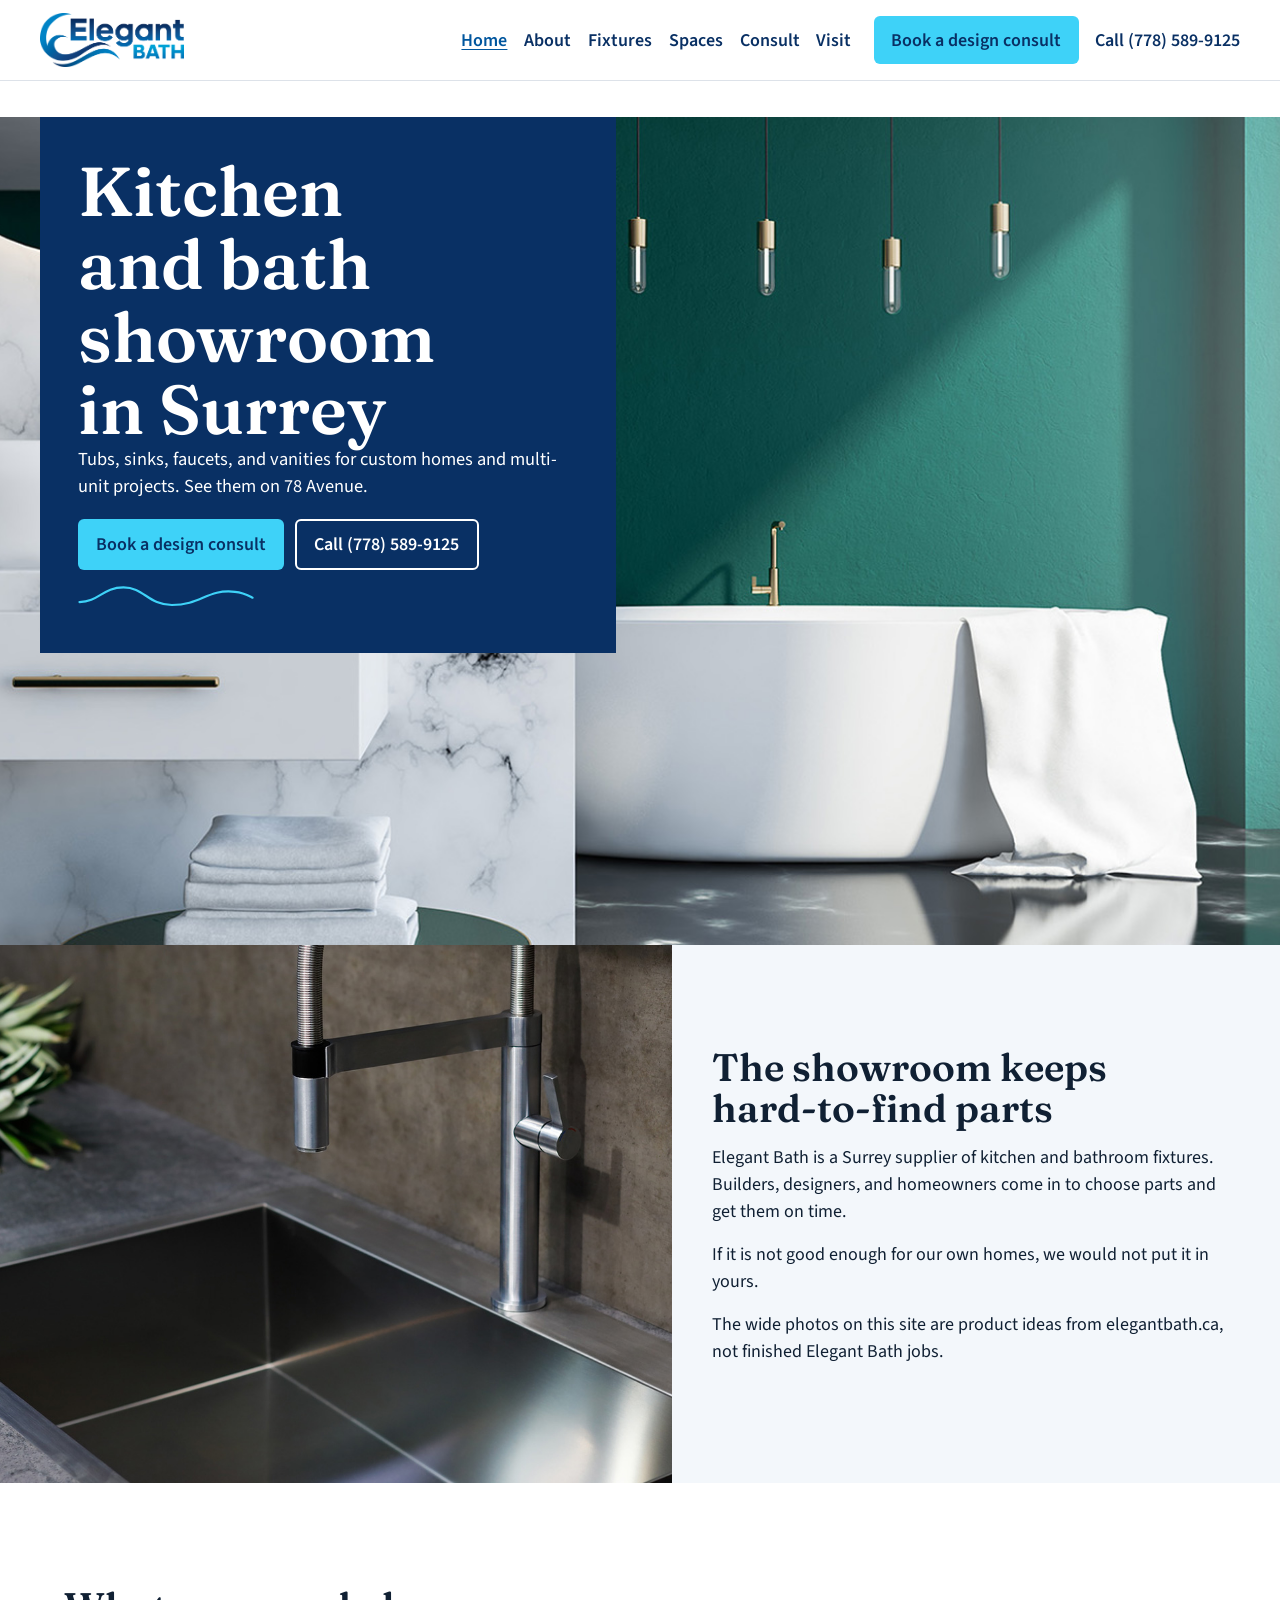
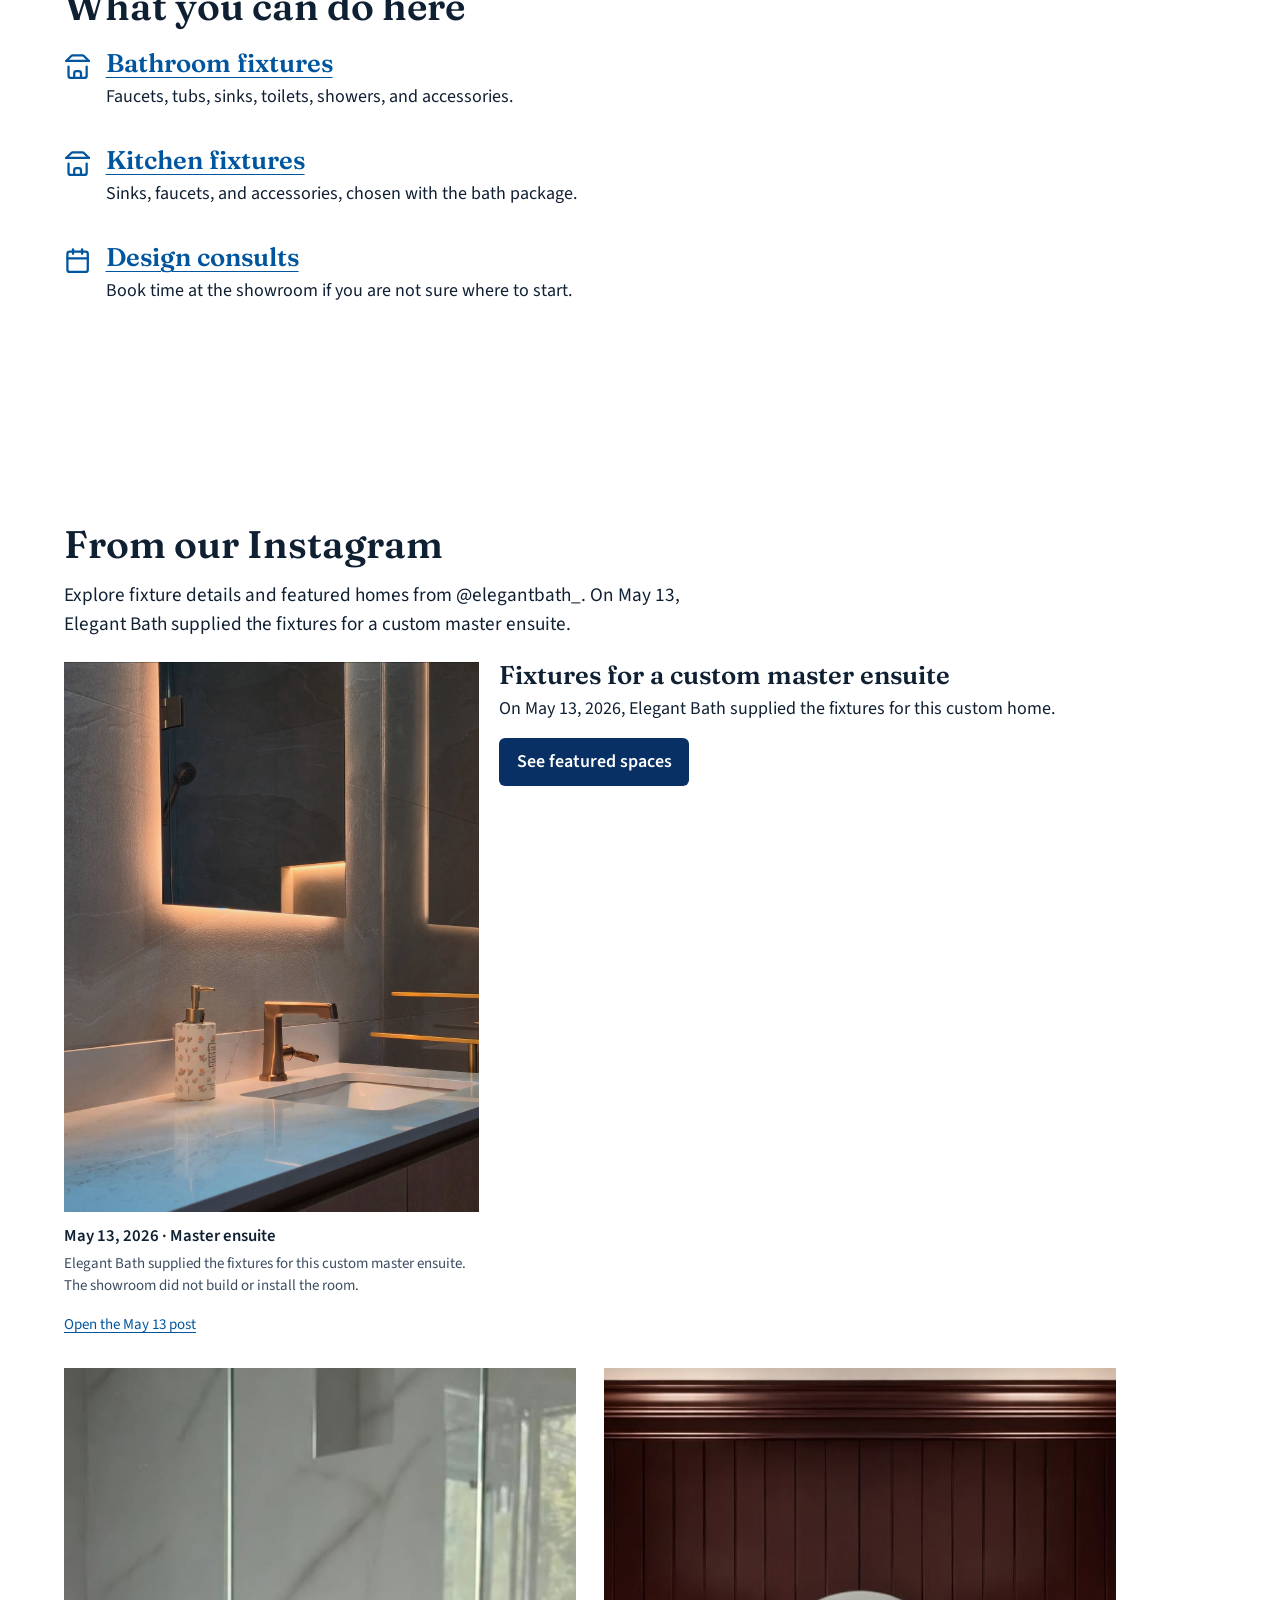
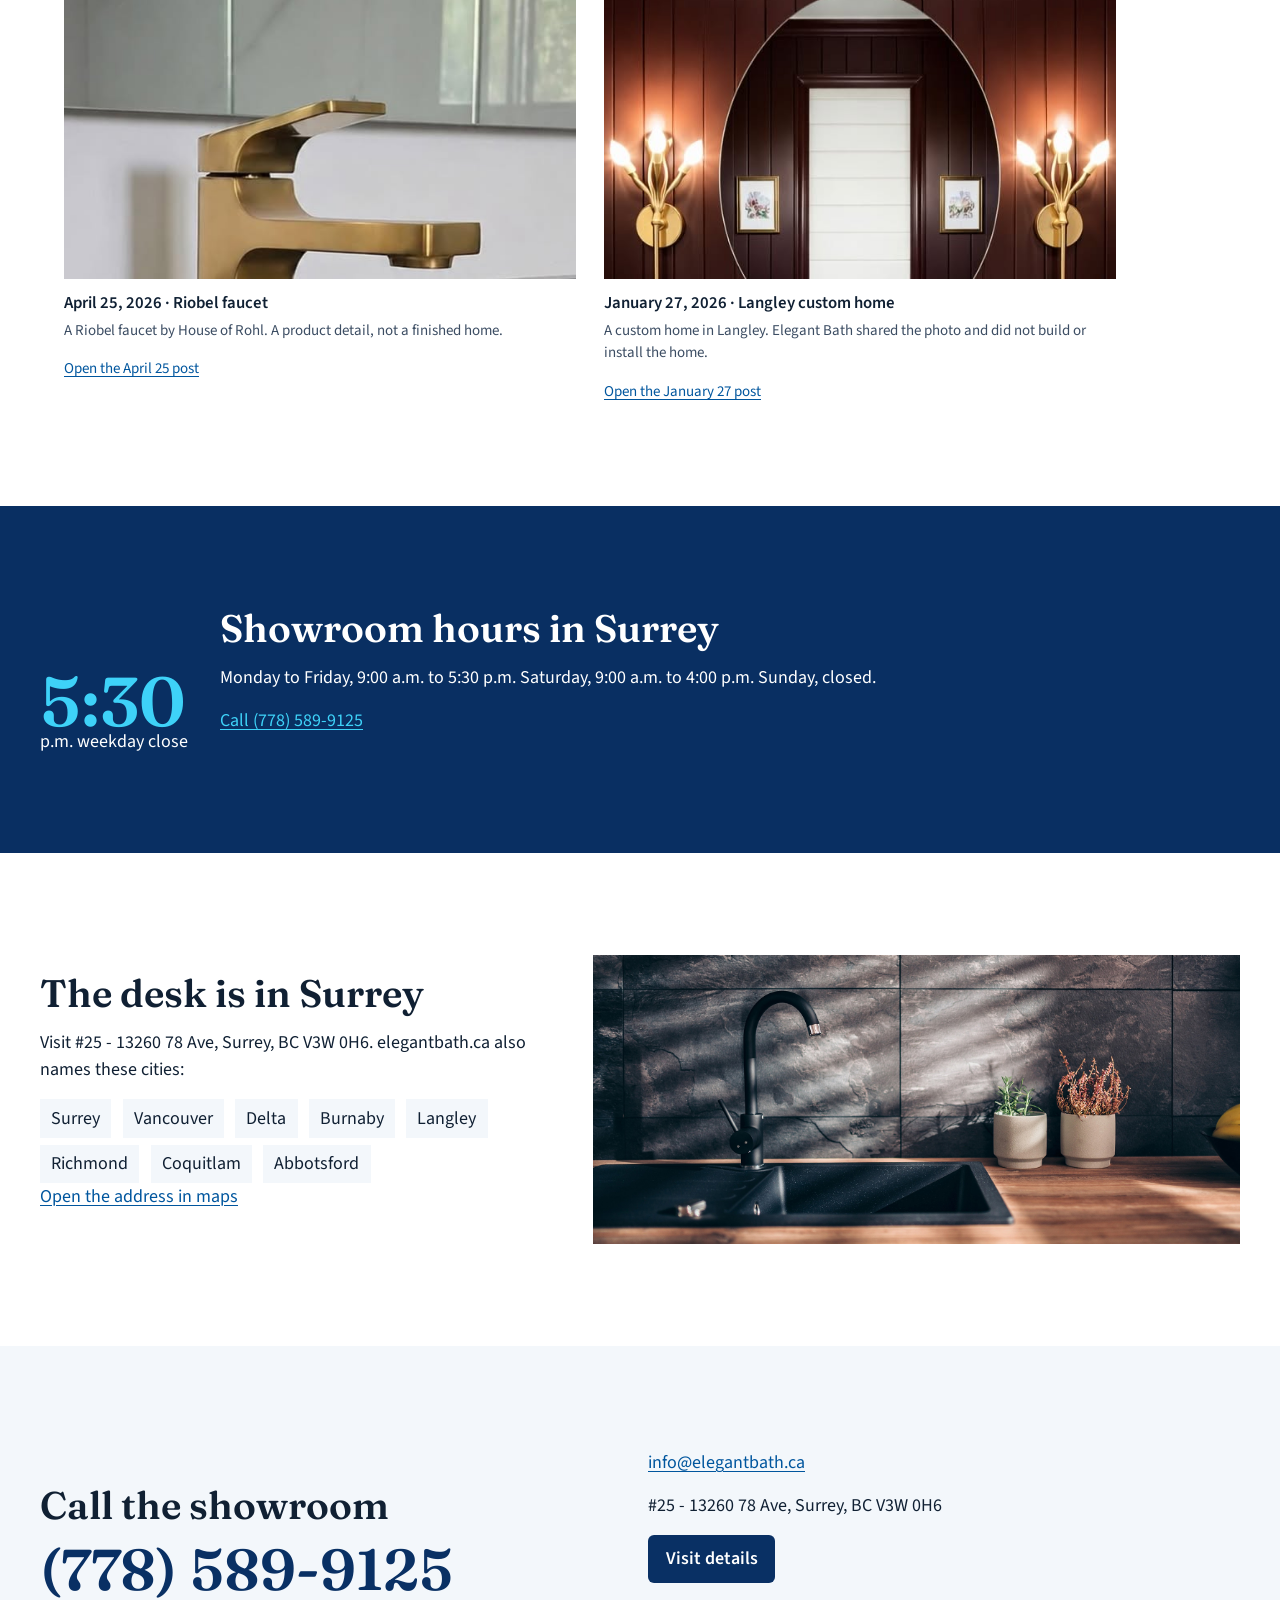
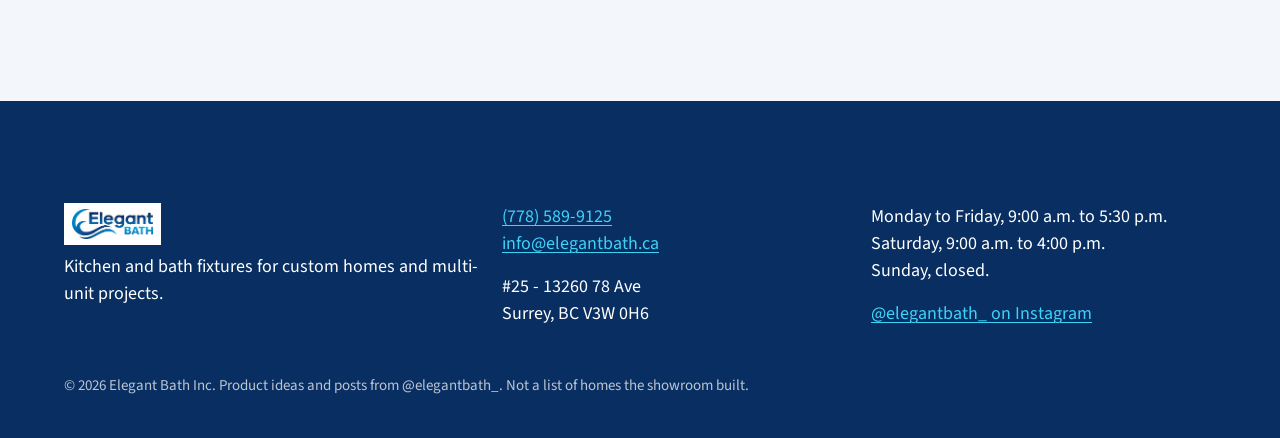
<file: index.html>
<!DOCTYPE html>
<html lang="en">
<head>
  <meta charset="utf-8">
  <meta name="viewport" content="width=device-width, initial-scale=1">
  <meta name="robots" content="noindex">
  <meta name="theme-color" content="#ffffff">
  <title>Kitchen and bath showroom in Surrey | Elegant Bath</title>
  <meta name="description" content="Elegant Bath is a kitchen and bath showroom at #25 - 13260 78 Ave, Surrey. Book a design consult or call (778) 589-9125.">
  <link rel="preload" href="assets/fonts/fraunces-latin-600.woff2" as="font" type="font/woff2" crossorigin>
  <link rel="stylesheet" href="tokens.css">
  <link rel="stylesheet" href="styles.css">
</head>
<body>
<a class="skip" href="#main">Skip to content</a>
<header class="site-header">
  <div class="header-bar">
    <a class="logo" href="index.html" translate="no"><img src="assets/images/logo.png" alt="Elegant Bath" width="335" height="125"></a>
    <nav class="nav-panel" id="nav-panel" aria-label="Primary">
      <ul class="nav-links">
        <li><a href="index.html" aria-current="page">Home</a></li><li><a href="about.html">About</a></li><li><a href="products.html">Fixtures</a></li><li><a href="portfolio.html">Spaces</a></li><li><a href="design.html">Consult</a></li><li><a href="contact.html">Visit</a></li>
      </ul>
      <a class="button nav-cta" href="design.html">Book a design consult</a>
    </nav>
    <div class="header-tools">
      <a class="header-call" href="tel:+17785899125">Call <span>(778) 589-9125</span></a>
      <button type="button" class="menu-toggle" aria-expanded="false" aria-controls="nav-panel">Menu</button>
    </div>
  </div>
</header>
<main id="main">
<section class="hero" id="hero" style="--photo-x: 74% center">
  <img class="hero-photo" src="assets/images/slide2.jpg" alt="White vessel sink and a freestanding tub. Product picture from elegantbath.ca." width="1800" height="804" fetchpriority="high">
  <div class="hero-copy">
    <h1>Kitchen and bath showroom in Surrey</h1>
    <p>Tubs, sinks, faucets, and vanities for custom homes and multi-unit projects. See them on 78 Avenue.</p>
    <div class="actions">
      <a class="button" href="design.html">Book a design consult</a>
      <a class="button button-line" href="tel:+17785899125">Call (778) 589-9125</a>
    </div>
    <svg class="brand-wave" viewBox="0 0 240 48" aria-hidden="true"><path d="M2 32C28 32 34 12 62 12C90 12 96 36 128 36C168 36 176 14 214 18C226 19 234 24 238 26"/></svg>
  </div>
</section>

<section class="split">
  <img src="assets/images/slide4.jpg" alt="Stainless kitchen sink and a chrome pull-down faucet. Product picture from elegantbath.ca." width="1800" height="804" loading="lazy">
  <div class="split-copy">
    <h2>The showroom keeps hard-to-find parts</h2>
    <p>Elegant Bath is a Surrey supplier of kitchen and bathroom fixtures. Builders, designers, and homeowners come in to choose parts and get them on time.</p>
    <p>If it is not good enough for our own homes, we would not put it in yours.</p>
    <p>The wide photos on this site are product ideas from elegantbath.ca, not finished Elegant Bath jobs.</p>
  </div>
</section>
<section class="section">
  <div class="wrap">
    <h2>What you can do here</h2>
    <ul class="services">
      <li><svg class="icon" viewBox="0 0 24 24" aria-hidden="true"><path d="m2 7 4.41-4.41A2 2 0 0 1 7.83 2h8.34a2 2 0 0 1 1.42.59L22 7"/><path d="M4 12v8a2 2 0 0 0 2 2h12a2 2 0 0 0 2-2v-8"/><path d="M15 22v-4a2 2 0 0 0-2-2h-2a2 2 0 0 0-2 2v4"/><path d="M2 7h20"/></svg><div><h3><a href="products.html#bath">Bathroom fixtures</a></h3><p>Faucets, tubs, sinks, toilets, showers, and accessories.</p></div></li>
      <li><svg class="icon" viewBox="0 0 24 24" aria-hidden="true"><path d="m2 7 4.41-4.41A2 2 0 0 1 7.83 2h8.34a2 2 0 0 1 1.42.59L22 7"/><path d="M4 12v8a2 2 0 0 0 2 2h12a2 2 0 0 0 2-2v-8"/><path d="M15 22v-4a2 2 0 0 0-2-2h-2a2 2 0 0 0-2 2v4"/><path d="M2 7h20"/></svg><div><h3><a href="products.html#kitchen">Kitchen fixtures</a></h3><p>Sinks, faucets, and accessories, chosen with the bath package.</p></div></li>
      <li><svg class="icon" viewBox="0 0 24 24" aria-hidden="true"><path d="M8 2v4"/><path d="M16 2v4"/><rect width="18" height="18" x="3" y="4" rx="2"/><path d="M3 10h18"/></svg><div><h3><a href="design.html">Design consults</a></h3><p>Book time at the showroom if you are not sure where to start.</p></div></li>
    </ul>
  </div>
</section>
<section class="section" id="instagram">
  <div class="wrap">
    <h2>From our Instagram</h2>
    <p class="lede">Explore fixture details and featured homes from @elegantbath_. On May 13, Elegant Bath supplied the fixtures for a custom master ensuite.</p>
    <div class="ig-lead">
      <figure class="ig-card w-415" data-kind="space">
  <button type="button" class="ig-open" data-full="assets/ig/master-ensuite-screenshot-crop.png" data-w="415" data-h="550" data-alt="Dark stone vanity and brass faucet in a master ensuite. Elegant Bath supplied the fixtures on May 13, 2026." data-caption="May 13, 2026. Fixtures supplied by Elegant Bath for a custom master ensuite. The showroom did not build the home." data-href="https://www.instagram.com/elegantbath_/p/DYTHq0PGs2h/" data-label="Open the May 13 post">
    <img src="assets/ig/master-ensuite-screenshot-crop.png" alt="Dark stone vanity and brass faucet in a master ensuite. Elegant Bath supplied the fixtures on May 13, 2026." width="415" height="550" loading="lazy">
  </button>
  <figcaption>
    <strong>May 13, 2026 · Master ensuite</strong>
    <p>Elegant Bath supplied the fixtures for this custom master ensuite. The showroom did not build or install the room.</p>
    <a href="https://www.instagram.com/elegantbath_/p/DYTHq0PGs2h/" target="_blank" rel="noopener noreferrer">Open the May 13 post</a>
  </figcaption>
</figure>

      <div class="ig-lead-copy">
        <h3>Fixtures for a custom master ensuite</h3>
        <p>On May 13, 2026, Elegant Bath supplied the fixtures for this custom home.</p>
        <p><a class="button button-navy" href="portfolio.html">See featured spaces</a></p>
      </div>
    </div>
    <div class="ig-rest">
      <figure class="ig-card w-640" data-kind="product">
  <button type="button" class="ig-open" data-full="assets/ig/riobel-brass-faucet.jpg" data-w="640" data-h="639" data-alt="Brass Riobel faucet by House of Rohl, posted by Elegant Bath on April 25, 2026." data-caption="April 25, 2026. Riobel faucet by House of Rohl. A product detail, not a finished home." data-href="https://www.instagram.com/elegantbath_/p/DXkBo6IGsBE/" data-label="Open the April 25 post">
    <img src="assets/ig/riobel-brass-faucet.jpg" alt="Brass Riobel faucet by House of Rohl, posted by Elegant Bath on April 25, 2026." width="640" height="639" loading="lazy">
  </button>
  <figcaption>
    <strong>April 25, 2026 · Riobel faucet</strong>
    <p>A Riobel faucet by House of Rohl. A product detail, not a finished home.</p>
    <a href="https://www.instagram.com/elegantbath_/p/DXkBo6IGsBE/" target="_blank" rel="noopener noreferrer">Open the April 25 post</a>
  </figcaption>
</figure>

      <figure class="ig-card w-615" data-kind="space">
  <button type="button" class="ig-open" data-full="assets/ig/langley-custom-home.jpg" data-w="615" data-h="614" data-alt="Oval mirror and brass sconces on a dark paneled wall. Posted by Elegant Bath on January 27, 2026 as a Langley custom home." data-caption="January 27, 2026. A custom home in Langley. Elegant Bath did not build or install it." data-href="https://www.instagram.com/elegantbath_/p/DUBRB1QlOq1/" data-label="Open the January 27 post">
    <img src="assets/ig/langley-custom-home.jpg" alt="Oval mirror and brass sconces on a dark paneled wall. Posted by Elegant Bath on January 27, 2026 as a Langley custom home." width="615" height="614" loading="lazy">
  </button>
  <figcaption>
    <strong>January 27, 2026 · Langley custom home</strong>
    <p>A custom home in Langley. Elegant Bath shared the photo and did not build or install the home.</p>
    <a href="https://www.instagram.com/elegantbath_/p/DUBRB1QlOq1/" target="_blank" rel="noopener noreferrer">Open the January 27 post</a>
  </figcaption>
</figure>

    </div>
  </div>
</section>
<section class="section proof">
  <div class="wrap">
    <p class="proof-time">5:30<span>p.m. weekday close</span></p>
    <div>
      <h2>Showroom hours in Surrey</h2>
      <p>Monday to Friday, 9:00 a.m. to 5:30 p.m. Saturday, 9:00 a.m. to 4:00 p.m. Sunday, closed.</p>
      <p><a href="tel:+17785899125">Call (778) 589-9125</a></p>
    </div>
  </div>
</section>
<section class="section area">
  <div>
    <h2>The desk is in Surrey</h2>
    <p>Visit #25 - 13260 78 Ave, Surrey, BC V3W 0H6. elegantbath.ca also names these cities:</p>
    <ul class="city-list">
      <li>Surrey</li><li>Vancouver</li><li>Delta</li><li>Burnaby</li><li>Langley</li><li>Richmond</li><li>Coquitlam</li><li>Abbotsford</li>
    </ul>
    <p><a href="https://maps.google.com/maps?q=25-13260+78+Ave,+Surrey,+BC+V3W+0H6">Open the address in maps</a></p>
  </div>
  <img src="assets/images/slide6.jpg" alt="Matte black kitchen faucet on dark stone. Product picture from elegantbath.ca." width="1800" height="804" loading="lazy">
</section>
<section class="section contact-band">
  <div>
    <h2>Call the showroom</h2>
    <p class="phone-display"><a href="tel:+17785899125">(778) 589-9125</a></p>
  </div>
  <div>
    <p><a href="mailto:info@elegantbath.ca">info@elegantbath.ca</a></p>
    <p>#25 - 13260 78 Ave, Surrey, BC V3W 0H6</p>
    <p><a class="button button-navy" href="contact.html">Visit details</a></p>
  </div>
</section>
</main>
<footer class="site-footer">
  <div class="footer-grid">
    <div>
      <img class="footer-logo" src="assets/images/logo.png" alt="" width="335" height="125">
      <p>Kitchen and bath fixtures for custom homes and multi-unit projects.</p>
    </div>
    <div>
      <p><a href="tel:+17785899125">(778) 589-9125</a><br>
      <a href="mailto:info@elegantbath.ca">info@elegantbath.ca</a></p>
      <p>#25 - 13260 78 Ave<br>Surrey, BC V3W 0H6</p>
    </div>
    <div>
      <p>Monday to Friday, 9:00 a.m. to 5:30 p.m.<br>
      Saturday, 9:00 a.m. to 4:00 p.m.<br>
      Sunday, closed.</p>
      <p><a href="https://www.instagram.com/elegantbath_/" target="_blank" rel="noopener noreferrer">@elegantbath_ on Instagram</a></p>
    </div>
  </div>
  <p class="fine">© 2026 Elegant Bath Inc. Product ideas and posts from @elegantbath_. Not a list of homes the showroom built.</p>
</footer>
<dialog class="lightbox" aria-label="Picture">
  <div class="lightbox-bar">
    <div class="actions">
      <button type="button" class="button button-line" data-lightbox="prev">Previous</button>
      <button type="button" class="button button-line" data-lightbox="next">Next</button>
    </div>
    <button type="button" class="button" data-lightbox="close">Close</button>
  </div>
  <img alt="">
  <p class="lightbox-caption"></p>
  <p class="lightbox-caption"><a class="lightbox-source" href="" target="_blank" rel="noopener noreferrer">Open the source</a></p>
</dialog><script type="application/ld+json">
{
  "@context": "https://schema.org",
  "@type": "HomeAndConstructionBusiness",
  "name": "Elegant Bath",
  "url": "https://www.elegantbath.ca/",
  "image": "https://www.elegantbath.ca/public/frontend/images/logo.png",
  "telephone": "+1-778-589-9125",
  "email": "info@elegantbath.ca",
  "sameAs": ["https://www.instagram.com/elegantbath_/"],
  "address": {
    "@type": "PostalAddress",
    "streetAddress": "#25 - 13260 78 Ave",
    "addressLocality": "Surrey",
    "addressRegion": "BC",
    "postalCode": "V3W 0H6",
    "addressCountry": "CA"
  },
  "areaServed": ["Surrey", "Vancouver", "Delta", "Burnaby", "Langley", "Richmond", "Coquitlam", "Abbotsford"],
  "openingHoursSpecification": [
    {"@type": "OpeningHoursSpecification", "dayOfWeek": ["Monday", "Tuesday", "Wednesday", "Thursday", "Friday"], "opens": "09:00", "closes": "17:30"},
    {"@type": "OpeningHoursSpecification", "dayOfWeek": "Saturday", "opens": "09:00", "closes": "16:00"}
  ]
}
</script><script src="site.js"></script>
</body>
</html>
</file>
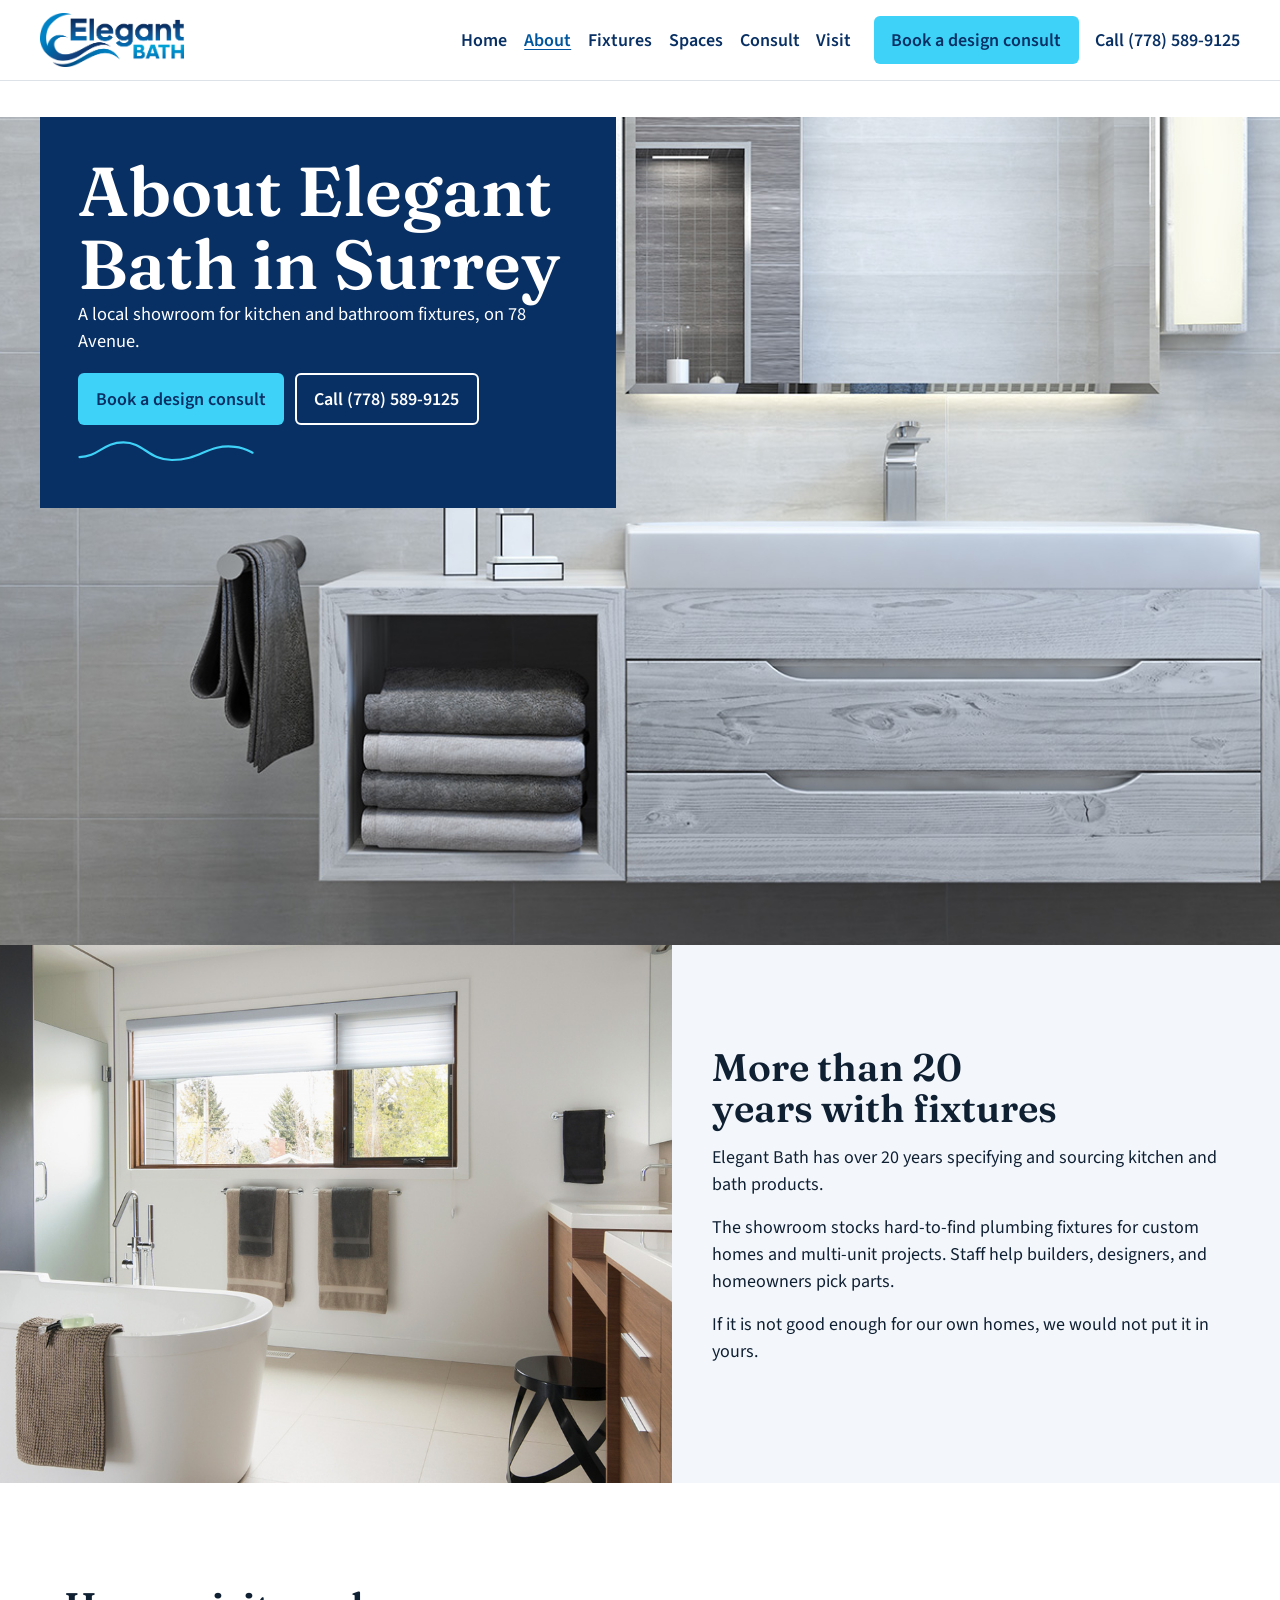
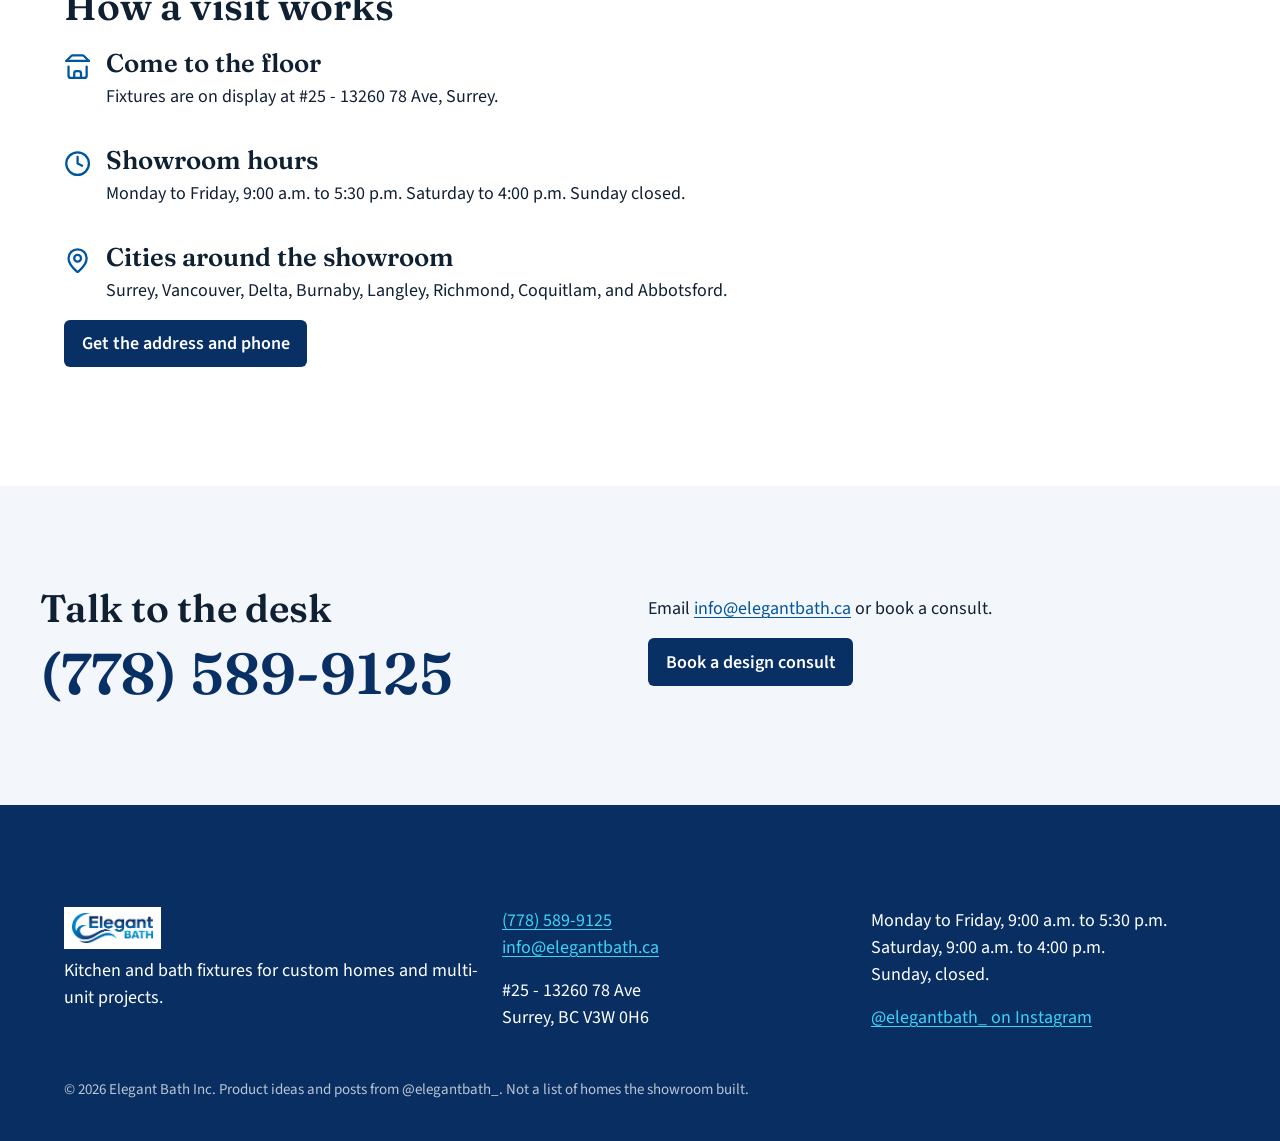
<file: about.html>
<!DOCTYPE html>
<html lang="en">
<head>
  <meta charset="utf-8">
  <meta name="viewport" content="width=device-width, initial-scale=1">
  <meta name="robots" content="noindex">
  <meta name="theme-color" content="#ffffff">
  <title>About the Surrey showroom | Elegant Bath</title>
  <meta name="description" content="Elegant Bath is a Surrey kitchen and bath showroom with a published line of more than 20 years specifying fixtures.">
  <link rel="preload" href="assets/fonts/fraunces-latin-600.woff2" as="font" type="font/woff2" crossorigin>
  <link rel="stylesheet" href="tokens.css">
  <link rel="stylesheet" href="styles.css">
</head>
<body>
<a class="skip" href="#main">Skip to content</a>
<header class="site-header">
  <div class="header-bar">
    <a class="logo" href="index.html" translate="no"><img src="assets/images/logo.png" alt="Elegant Bath" width="335" height="125"></a>
    <nav class="nav-panel" id="nav-panel" aria-label="Primary">
      <ul class="nav-links">
        <li><a href="index.html">Home</a></li><li><a href="about.html" aria-current="page">About</a></li><li><a href="products.html">Fixtures</a></li><li><a href="portfolio.html">Spaces</a></li><li><a href="design.html">Consult</a></li><li><a href="contact.html">Visit</a></li>
      </ul>
      <a class="button nav-cta" href="design.html">Book a design consult</a>
    </nav>
    <div class="header-tools">
      <a class="header-call" href="tel:+17785899125">Call <span>(778) 589-9125</span></a>
      <button type="button" class="menu-toggle" aria-expanded="false" aria-controls="nav-panel">Menu</button>
    </div>
  </div>
</header>
<main id="main">
<section class="hero" id="hero" style="--photo-x: 50% center">
  <img class="hero-photo" src="assets/images/slide3.jpg" alt="Floating wood vanity. Product picture from elegantbath.ca." width="1800" height="804" fetchpriority="high">
  <div class="hero-copy">
    <h1>About Elegant Bath in Surrey</h1>
    <p>A local showroom for kitchen and bathroom fixtures, on 78 Avenue.</p>
    <div class="actions">
      <a class="button" href="design.html">Book a design consult</a>
      <a class="button button-line" href="tel:+17785899125">Call (778) 589-9125</a>
    </div>
    <svg class="brand-wave" viewBox="0 0 240 48" aria-hidden="true"><path d="M2 32C28 32 34 12 62 12C90 12 96 36 128 36C168 36 176 14 214 18C226 19 234 24 238 26"/></svg>
  </div>
</section>

<section class="split">
  <img src="assets/images/slide5.jpg" alt="Bright bathroom with a freestanding tub and wood vanity. Product picture from elegantbath.ca." width="1800" height="804" loading="lazy">
  <div class="split-copy">
    <h2>More than 20 years with fixtures</h2>
    <p>Elegant Bath has over 20 years specifying and sourcing kitchen and bath products.</p>
    <p>The showroom stocks hard-to-find plumbing fixtures for custom homes and multi-unit projects. Staff help builders, designers, and homeowners pick parts.</p>
    <p>If it is not good enough for our own homes, we would not put it in yours.</p>
  </div>
</section>
<section class="section">
  <div class="wrap">
    <h2>How a visit works</h2>
    <ul class="services">
      <li><svg class="icon" viewBox="0 0 24 24" aria-hidden="true"><path d="m2 7 4.41-4.41A2 2 0 0 1 7.83 2h8.34a2 2 0 0 1 1.42.59L22 7"/><path d="M4 12v8a2 2 0 0 0 2 2h12a2 2 0 0 0 2-2v-8"/><path d="M15 22v-4a2 2 0 0 0-2-2h-2a2 2 0 0 0-2 2v4"/><path d="M2 7h20"/></svg><div><h3>Come to the floor</h3><p>Fixtures are on display at #25 - 13260 78 Ave, Surrey.</p></div></li>
      <li><svg class="icon" viewBox="0 0 24 24" aria-hidden="true"><circle cx="12" cy="12" r="10"/><polyline points="12 6 12 12 16 14"/></svg><div><h3>Showroom hours</h3><p>Monday to Friday, 9:00 a.m. to 5:30 p.m. Saturday to 4:00 p.m. Sunday closed.</p></div></li>
      <li><svg class="icon" viewBox="0 0 24 24" aria-hidden="true"><path d="M20 10c0 4.993-5.539 10.193-7.399 11.799a1 1 0 0 1-1.202 0C9.539 20.193 4 14.993 4 10a8 8 0 0 1 16 0"/><circle cx="12" cy="10" r="3"/></svg><div><h3>Cities around the showroom</h3><p>Surrey, Vancouver, Delta, Burnaby, Langley, Richmond, Coquitlam, and Abbotsford.</p></div></li>
    </ul>
    <p><a class="button button-navy" href="contact.html">Get the address and phone</a></p>
  </div>
</section>
<section class="section contact-band">
  <div>
    <h2>Talk to the desk</h2>
    <p class="phone-display"><a href="tel:+17785899125">(778) 589-9125</a></p>
  </div>
  <div>
    <p>Email <a href="mailto:info@elegantbath.ca">info@elegantbath.ca</a> or book a consult.</p>
    <p><a class="button button-navy" href="design.html">Book a design consult</a></p>
  </div>
</section>
</main>
<footer class="site-footer">
  <div class="footer-grid">
    <div>
      <img class="footer-logo" src="assets/images/logo.png" alt="" width="335" height="125">
      <p>Kitchen and bath fixtures for custom homes and multi-unit projects.</p>
    </div>
    <div>
      <p><a href="tel:+17785899125">(778) 589-9125</a><br>
      <a href="mailto:info@elegantbath.ca">info@elegantbath.ca</a></p>
      <p>#25 - 13260 78 Ave<br>Surrey, BC V3W 0H6</p>
    </div>
    <div>
      <p>Monday to Friday, 9:00 a.m. to 5:30 p.m.<br>
      Saturday, 9:00 a.m. to 4:00 p.m.<br>
      Sunday, closed.</p>
      <p><a href="https://www.instagram.com/elegantbath_/" target="_blank" rel="noopener noreferrer">@elegantbath_ on Instagram</a></p>
    </div>
  </div>
  <p class="fine">© 2026 Elegant Bath Inc. Product ideas and posts from @elegantbath_. Not a list of homes the showroom built.</p>
</footer>
<dialog class="lightbox" aria-label="Picture">
  <div class="lightbox-bar">
    <div class="actions">
      <button type="button" class="button button-line" data-lightbox="prev">Previous</button>
      <button type="button" class="button button-line" data-lightbox="next">Next</button>
    </div>
    <button type="button" class="button" data-lightbox="close">Close</button>
  </div>
  <img alt="">
  <p class="lightbox-caption"></p>
  <p class="lightbox-caption"><a class="lightbox-source" href="" target="_blank" rel="noopener noreferrer">Open the source</a></p>
</dialog><script src="site.js"></script>
</body>
</html>
</file>
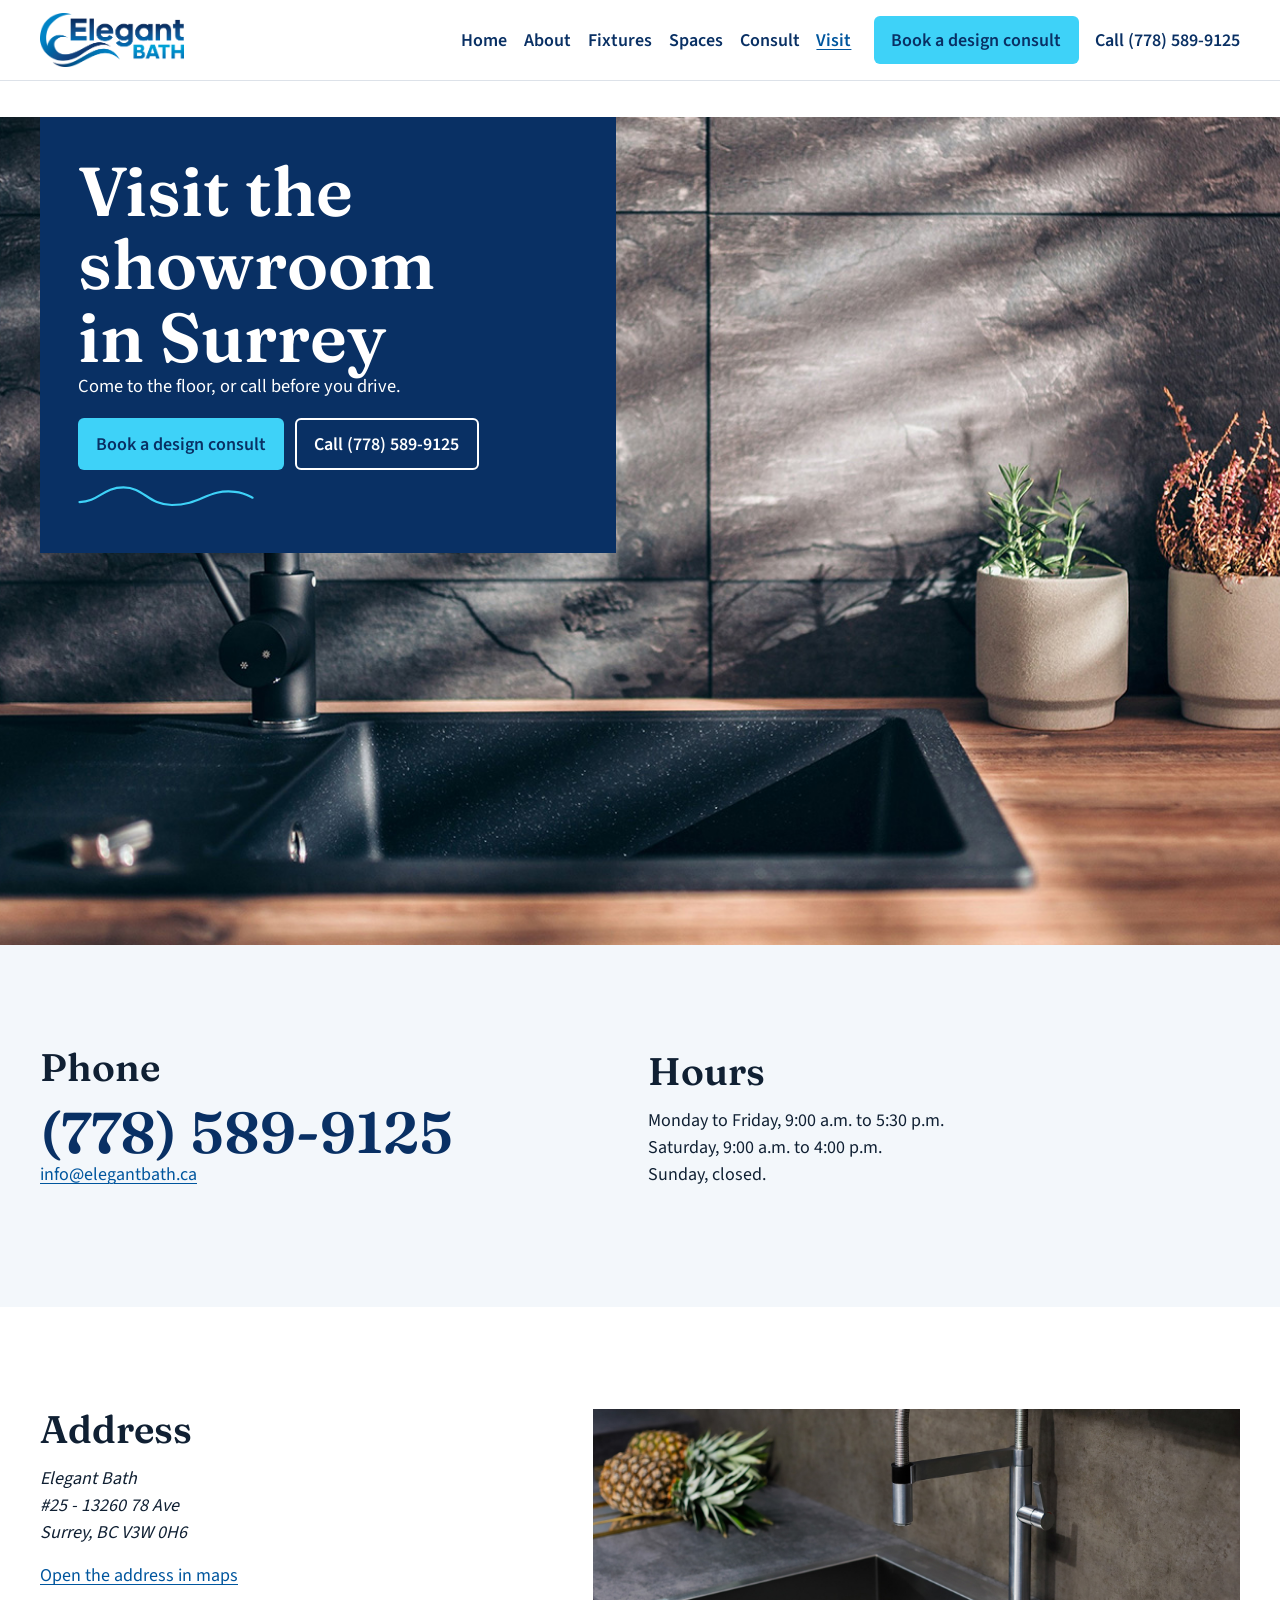
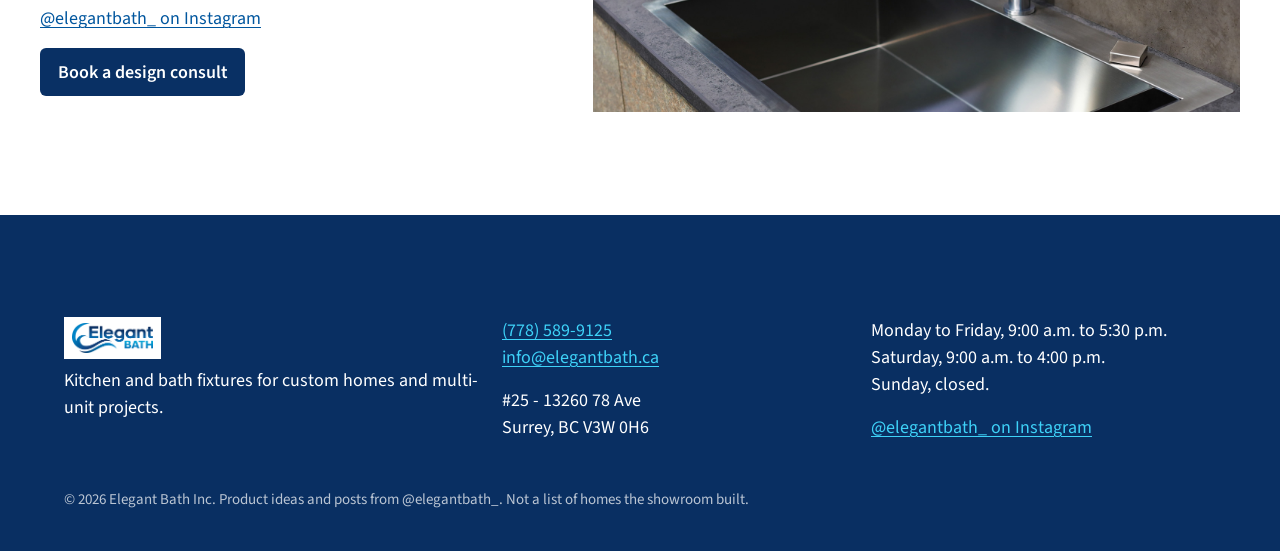
<file: contact.html>
<!DOCTYPE html>
<html lang="en">
<head>
  <meta charset="utf-8">
  <meta name="viewport" content="width=device-width, initial-scale=1">
  <meta name="robots" content="noindex">
  <meta name="theme-color" content="#ffffff">
  <title>Visit the Surrey showroom | Elegant Bath</title>
  <meta name="description" content="Elegant Bath showroom at #25 - 13260 78 Ave, Surrey, BC V3W 0H6. Call (778) 589-9125.">
  <link rel="preload" href="assets/fonts/fraunces-latin-600.woff2" as="font" type="font/woff2" crossorigin>
  <link rel="stylesheet" href="tokens.css">
  <link rel="stylesheet" href="styles.css">
</head>
<body>
<a class="skip" href="#main">Skip to content</a>
<header class="site-header">
  <div class="header-bar">
    <a class="logo" href="index.html" translate="no"><img src="assets/images/logo.png" alt="Elegant Bath" width="335" height="125"></a>
    <nav class="nav-panel" id="nav-panel" aria-label="Primary">
      <ul class="nav-links">
        <li><a href="index.html">Home</a></li><li><a href="about.html">About</a></li><li><a href="products.html">Fixtures</a></li><li><a href="portfolio.html">Spaces</a></li><li><a href="design.html">Consult</a></li><li><a href="contact.html" aria-current="page">Visit</a></li>
      </ul>
      <a class="button nav-cta" href="design.html">Book a design consult</a>
    </nav>
    <div class="header-tools">
      <a class="header-call" href="tel:+17785899125">Call <span>(778) 589-9125</span></a>
      <button type="button" class="menu-toggle" aria-expanded="false" aria-controls="nav-panel">Menu</button>
    </div>
  </div>
</header>
<main id="main">
<section class="hero" id="hero" style="--photo-x: 30% center">
  <img class="hero-photo" src="assets/images/slide6.jpg" alt="Matte black kitchen faucet. Product picture from elegantbath.ca." width="1800" height="804" fetchpriority="high">
  <div class="hero-copy">
    <h1>Visit the showroom in Surrey</h1>
    <p>Come to the floor, or call before you drive.</p>
    <div class="actions">
      <a class="button" href="design.html">Book a design consult</a>
      <a class="button button-line" href="tel:+17785899125">Call (778) 589-9125</a>
    </div>
    <svg class="brand-wave" viewBox="0 0 240 48" aria-hidden="true"><path d="M2 32C28 32 34 12 62 12C90 12 96 36 128 36C168 36 176 14 214 18C226 19 234 24 238 26"/></svg>
  </div>
</section>

<section class="section contact-band">
  <div>
    <h2>Phone</h2>
    <p class="phone-display"><a href="tel:+17785899125">(778) 589-9125</a></p>
    <p><a href="mailto:info@elegantbath.ca">info@elegantbath.ca</a></p>
  </div>
  <div>
    <h2>Hours</h2>
    <p>Monday to Friday, 9:00 a.m. to 5:30 p.m.<br>
    Saturday, 9:00 a.m. to 4:00 p.m.<br>
    Sunday, closed.</p>
  </div>
</section>
<section class="section area">
  <div>
    <h2>Address</h2>
    <address>
      <p>Elegant Bath<br>#25 - 13260 78 Ave<br>Surrey, BC V3W 0H6</p>
    </address>
    <p><a href="https://maps.google.com/maps?q=25-13260+78+Ave,+Surrey,+BC+V3W+0H6">Open the address in maps</a></p>
    <p><a href="https://www.instagram.com/elegantbath_/" target="_blank" rel="noopener noreferrer">@elegantbath_ on Instagram</a></p>
    <p><a class="button button-navy" href="design.html">Book a design consult</a></p>
  </div>
  <img src="assets/images/slide4.jpg" alt="Kitchen sink and pull-down faucet. Product picture from elegantbath.ca." width="1800" height="804" loading="lazy">
</section>
</main>
<footer class="site-footer">
  <div class="footer-grid">
    <div>
      <img class="footer-logo" src="assets/images/logo.png" alt="" width="335" height="125">
      <p>Kitchen and bath fixtures for custom homes and multi-unit projects.</p>
    </div>
    <div>
      <p><a href="tel:+17785899125">(778) 589-9125</a><br>
      <a href="mailto:info@elegantbath.ca">info@elegantbath.ca</a></p>
      <p>#25 - 13260 78 Ave<br>Surrey, BC V3W 0H6</p>
    </div>
    <div>
      <p>Monday to Friday, 9:00 a.m. to 5:30 p.m.<br>
      Saturday, 9:00 a.m. to 4:00 p.m.<br>
      Sunday, closed.</p>
      <p><a href="https://www.instagram.com/elegantbath_/" target="_blank" rel="noopener noreferrer">@elegantbath_ on Instagram</a></p>
    </div>
  </div>
  <p class="fine">© 2026 Elegant Bath Inc. Product ideas and posts from @elegantbath_. Not a list of homes the showroom built.</p>
</footer>
<dialog class="lightbox" aria-label="Picture">
  <div class="lightbox-bar">
    <div class="actions">
      <button type="button" class="button button-line" data-lightbox="prev">Previous</button>
      <button type="button" class="button button-line" data-lightbox="next">Next</button>
    </div>
    <button type="button" class="button" data-lightbox="close">Close</button>
  </div>
  <img alt="">
  <p class="lightbox-caption"></p>
  <p class="lightbox-caption"><a class="lightbox-source" href="" target="_blank" rel="noopener noreferrer">Open the source</a></p>
</dialog><script type="application/ld+json">
{
  "@context": "https://schema.org",
  "@type": "HomeAndConstructionBusiness",
  "name": "Elegant Bath",
  "url": "https://www.elegantbath.ca/",
  "image": "https://www.elegantbath.ca/public/frontend/images/logo.png",
  "telephone": "+1-778-589-9125",
  "email": "info@elegantbath.ca",
  "sameAs": ["https://www.instagram.com/elegantbath_/"],
  "address": {
    "@type": "PostalAddress",
    "streetAddress": "#25 - 13260 78 Ave",
    "addressLocality": "Surrey",
    "addressRegion": "BC",
    "postalCode": "V3W 0H6",
    "addressCountry": "CA"
  },
  "areaServed": ["Surrey", "Vancouver", "Delta", "Burnaby", "Langley", "Richmond", "Coquitlam", "Abbotsford"],
  "openingHoursSpecification": [
    {"@type": "OpeningHoursSpecification", "dayOfWeek": ["Monday", "Tuesday", "Wednesday", "Thursday", "Friday"], "opens": "09:00", "closes": "17:30"},
    {"@type": "OpeningHoursSpecification", "dayOfWeek": "Saturday", "opens": "09:00", "closes": "16:00"}
  ]
}
</script><script src="site.js"></script>
</body>
</html>
</file>
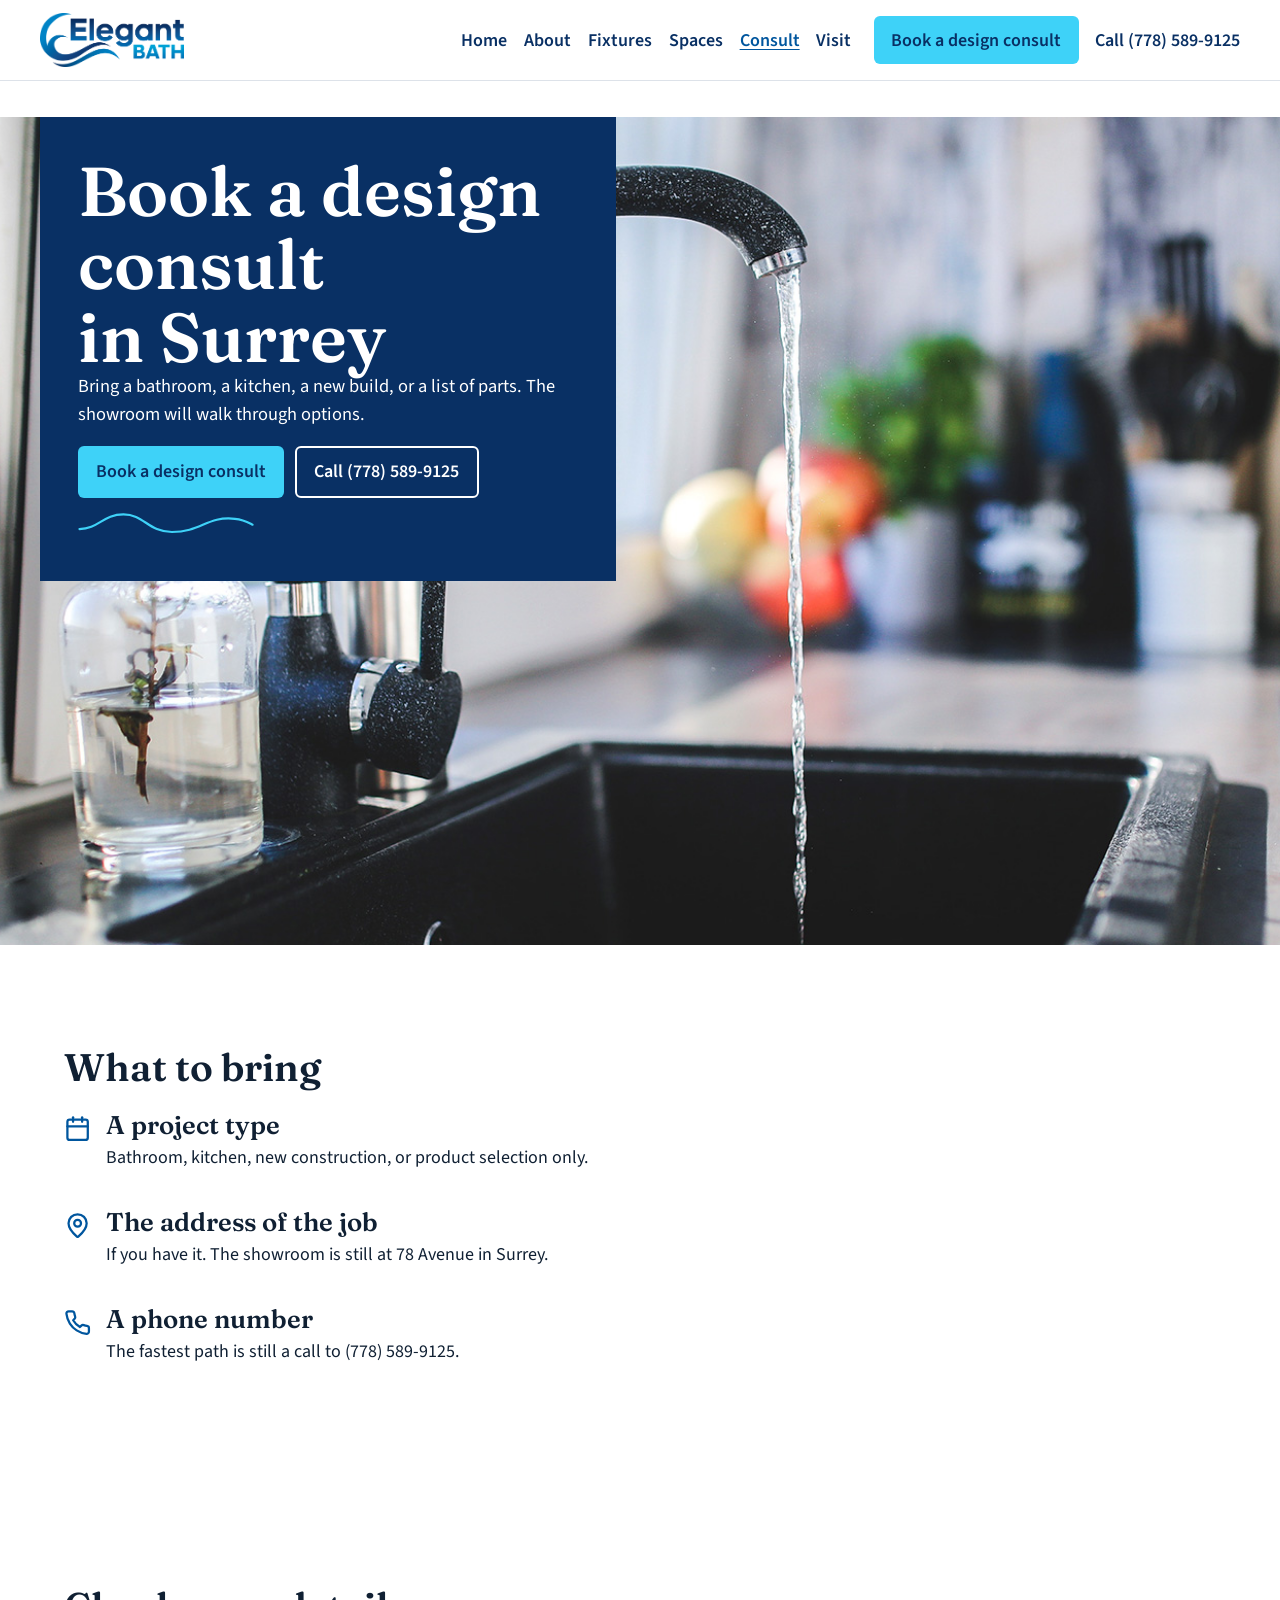
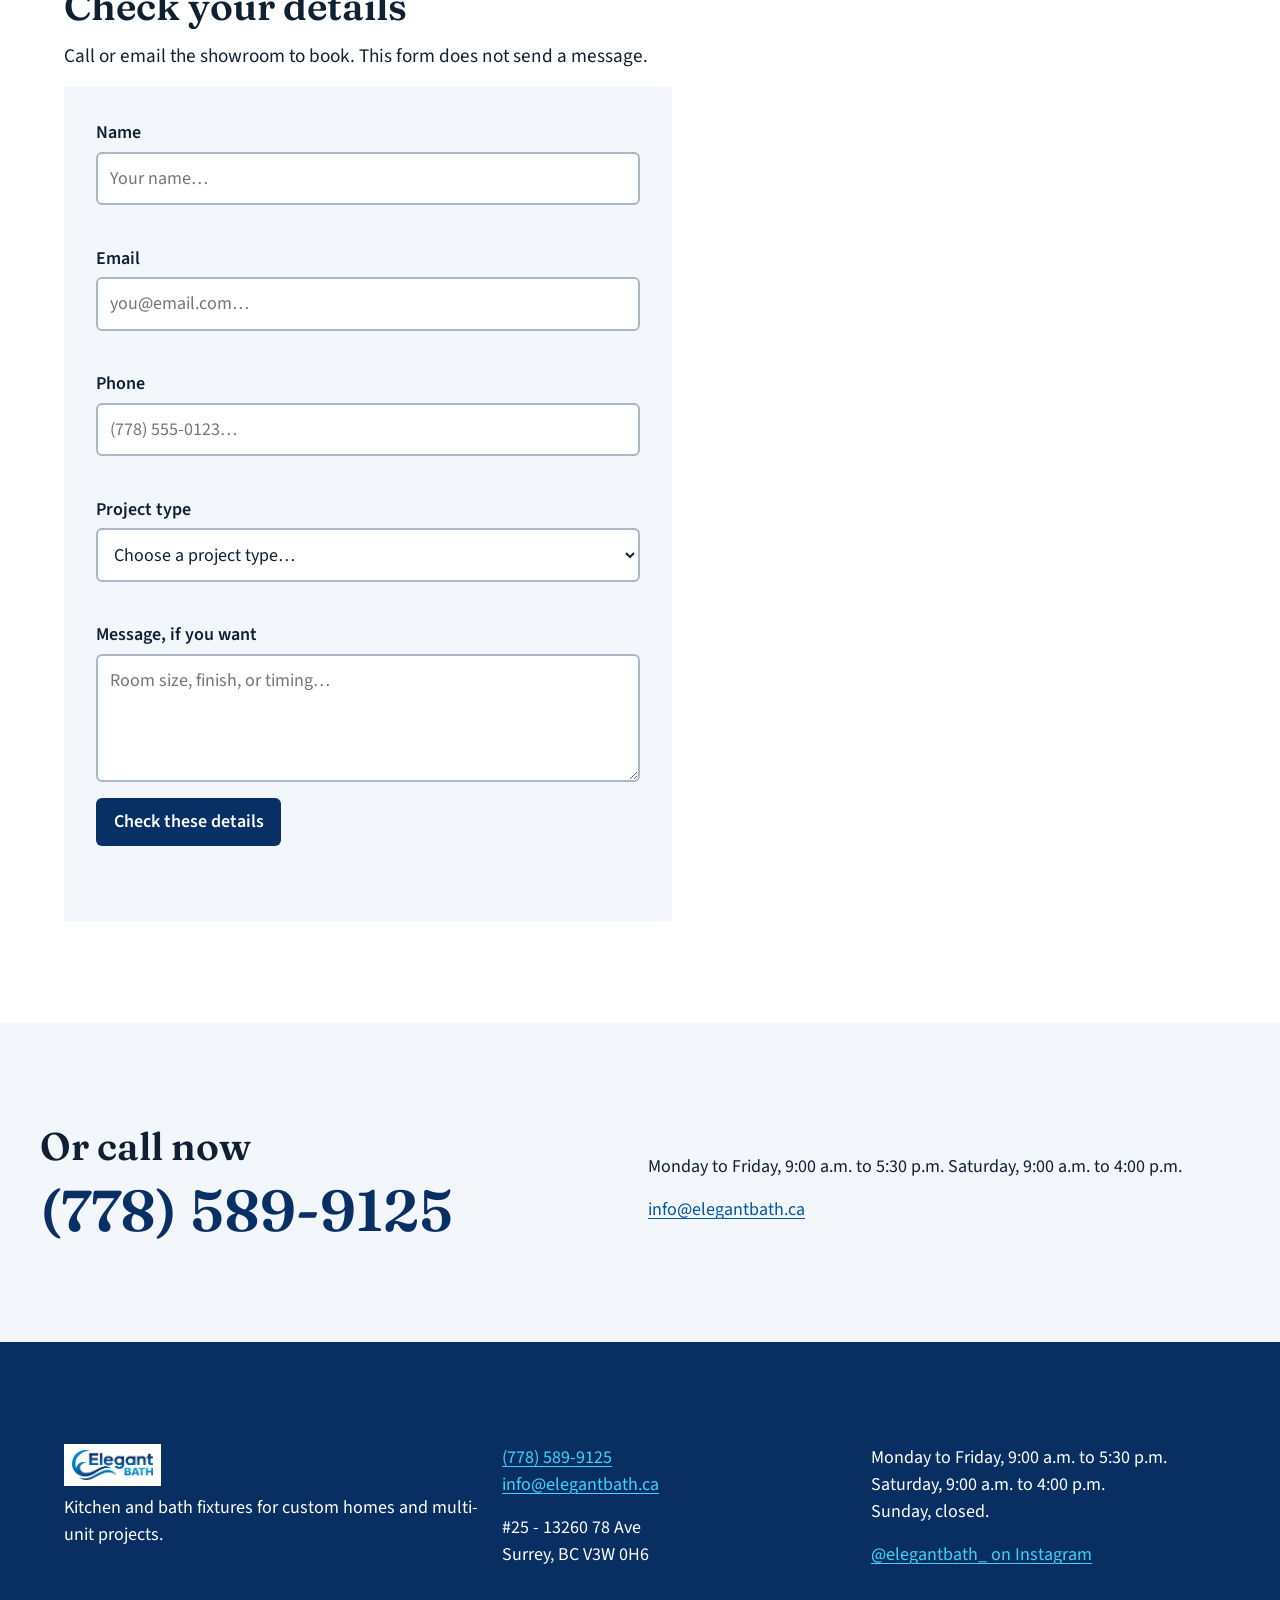
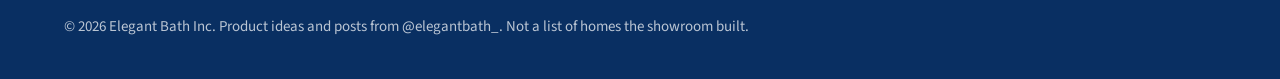
<file: design.html>
<!DOCTYPE html>
<html lang="en">
<head>
  <meta charset="utf-8">
  <meta name="viewport" content="width=device-width, initial-scale=1">
  <meta name="robots" content="noindex">
  <meta name="theme-color" content="#ffffff">
  <title>Book a design consult in Surrey | Elegant Bath</title>
  <meta name="description" content="Book a design consult at Elegant Bath in Surrey. Call the showroom at (778) 589-9125.">
  <link rel="preload" href="assets/fonts/fraunces-latin-600.woff2" as="font" type="font/woff2" crossorigin>
  <link rel="stylesheet" href="tokens.css">
  <link rel="stylesheet" href="styles.css">
</head>
<body>
<a class="skip" href="#main">Skip to content</a>
<header class="site-header">
  <div class="header-bar">
    <a class="logo" href="index.html" translate="no"><img src="assets/images/logo.png" alt="Elegant Bath" width="335" height="125"></a>
    <nav class="nav-panel" id="nav-panel" aria-label="Primary">
      <ul class="nav-links">
        <li><a href="index.html">Home</a></li><li><a href="about.html">About</a></li><li><a href="products.html">Fixtures</a></li><li><a href="portfolio.html">Spaces</a></li><li><a href="design.html" aria-current="page">Consult</a></li><li><a href="contact.html">Visit</a></li>
      </ul>
      <a class="button nav-cta" href="design.html">Book a design consult</a>
    </nav>
    <div class="header-tools">
      <a class="header-call" href="tel:+17785899125">Call <span>(778) 589-9125</span></a>
      <button type="button" class="menu-toggle" aria-expanded="false" aria-controls="nav-panel">Menu</button>
    </div>
  </div>
</header>
<main id="main">
<section class="hero" id="hero" style="--photo-x: 40% center">
  <img class="hero-photo" src="assets/images/slide8.jpg" alt="Black kitchen faucet with water running. Product picture from elegantbath.ca." width="1800" height="804" fetchpriority="high">
  <div class="hero-copy">
    <h1>Book a design consult in Surrey</h1>
    <p>Bring a bathroom, a kitchen, a new build, or a list of parts. The showroom will walk through options.</p>
    <div class="actions">
      <a class="button" href="design.html">Book a design consult</a>
      <a class="button button-line" href="tel:+17785899125">Call (778) 589-9125</a>
    </div>
    <svg class="brand-wave" viewBox="0 0 240 48" aria-hidden="true"><path d="M2 32C28 32 34 12 62 12C90 12 96 36 128 36C168 36 176 14 214 18C226 19 234 24 238 26"/></svg>
  </div>
</section>

<section class="section">
  <div class="wrap">
    <h2>What to bring</h2>
    <ul class="services">
      <li><svg class="icon" viewBox="0 0 24 24" aria-hidden="true"><path d="M8 2v4"/><path d="M16 2v4"/><rect width="18" height="18" x="3" y="4" rx="2"/><path d="M3 10h18"/></svg><div><h3>A project type</h3><p>Bathroom, kitchen, new construction, or product selection only.</p></div></li>
      <li><svg class="icon" viewBox="0 0 24 24" aria-hidden="true"><path d="M20 10c0 4.993-5.539 10.193-7.399 11.799a1 1 0 0 1-1.202 0C9.539 20.193 4 14.993 4 10a8 8 0 0 1 16 0"/><circle cx="12" cy="10" r="3"/></svg><div><h3>The address of the job</h3><p>If you have it. The showroom is still at 78 Avenue in Surrey.</p></div></li>
      <li><svg class="icon" viewBox="0 0 24 24" aria-hidden="true"><path d="M22 16.92v3a2 2 0 0 1-2.18 2 19.79 19.79 0 0 1-8.63-3.07 19.5 19.5 0 0 1-6-6 19.79 19.79 0 0 1-3.07-8.67A2 2 0 0 1 4.11 2h3a2 2 0 0 1 2 1.72 12.84 12.84 0 0 0 .7 2.81 2 2 0 0 1-.45 2.11L8.09 9.91a16 16 0 0 0 6 6l1.27-1.27a2 2 0 0 1 2.11-.45 12.84 12.84 0 0 0 2.81.7A2 2 0 0 1 22 16.92z"/></svg><div><h3>A phone number</h3><p>The fastest path is still a call to (778) 589-9125.</p></div></li>
    </ul>
  </div>
</section>
<section class="section">
  <div class="wrap">
    <h2>Check your details</h2>
    <p class="lede">Call or email the showroom to book. This form does not send a message.</p>
    <noscript><p>Call (778) 589-9125 to book. This page does not send mail.</p></noscript>
    <form id="consult-form" class="form-card" method="post" action="design.html" novalidate>
      <div class="field">
        <label for="name">Name</label>
        <input id="name" name="name" type="text" autocomplete="name" required aria-describedby="name-error" placeholder="Your name…">
        <span class="error" id="name-error"></span>
      </div>
      <div class="field">
        <label for="email">Email</label>
        <input id="email" name="email" type="email" autocomplete="email" inputmode="email" spellcheck="false" required aria-describedby="email-error" placeholder="you@email.com…">
        <span class="error" id="email-error"></span>
      </div>
      <div class="field">
        <label for="phone">Phone</label>
        <input id="phone" name="phone" type="tel" autocomplete="tel" inputmode="tel" required aria-describedby="phone-error" placeholder="(778) 555-0123…">
        <span class="error" id="phone-error"></span>
      </div>
      <div class="field">
        <label for="project">Project type</label>
        <select id="project" name="project" required aria-describedby="project-error">
          <option value="">Choose a project type…</option>
          <option>Bathroom renovation</option>
          <option>Kitchen renovation</option>
          <option>New construction</option>
          <option>Product selection only</option>
        </select>
        <span class="error" id="project-error"></span>
      </div>
      <div class="field">
        <label for="message">Message, if you want</label>
        <textarea id="message" name="message" placeholder="Room size, finish, or timing…"></textarea>
      </div>
      <button class="button button-navy" type="submit">Check these details</button>
      <p class="status" id="form-status" role="status" aria-live="polite"></p>
    </form>
  </div>
</section>
<section class="section contact-band">
  <div>
    <h2>Or call now</h2>
    <p class="phone-display"><a href="tel:+17785899125">(778) 589-9125</a></p>
  </div>
  <div>
    <p>Monday to Friday, 9:00 a.m. to 5:30 p.m. Saturday, 9:00 a.m. to 4:00 p.m.</p>
    <p><a href="mailto:info@elegantbath.ca">info@elegantbath.ca</a></p>
  </div>
</section>
</main>
<footer class="site-footer">
  <div class="footer-grid">
    <div>
      <img class="footer-logo" src="assets/images/logo.png" alt="" width="335" height="125">
      <p>Kitchen and bath fixtures for custom homes and multi-unit projects.</p>
    </div>
    <div>
      <p><a href="tel:+17785899125">(778) 589-9125</a><br>
      <a href="mailto:info@elegantbath.ca">info@elegantbath.ca</a></p>
      <p>#25 - 13260 78 Ave<br>Surrey, BC V3W 0H6</p>
    </div>
    <div>
      <p>Monday to Friday, 9:00 a.m. to 5:30 p.m.<br>
      Saturday, 9:00 a.m. to 4:00 p.m.<br>
      Sunday, closed.</p>
      <p><a href="https://www.instagram.com/elegantbath_/" target="_blank" rel="noopener noreferrer">@elegantbath_ on Instagram</a></p>
    </div>
  </div>
  <p class="fine">© 2026 Elegant Bath Inc. Product ideas and posts from @elegantbath_. Not a list of homes the showroom built.</p>
</footer>
<dialog class="lightbox" aria-label="Picture">
  <div class="lightbox-bar">
    <div class="actions">
      <button type="button" class="button button-line" data-lightbox="prev">Previous</button>
      <button type="button" class="button button-line" data-lightbox="next">Next</button>
    </div>
    <button type="button" class="button" data-lightbox="close">Close</button>
  </div>
  <img alt="">
  <p class="lightbox-caption"></p>
  <p class="lightbox-caption"><a class="lightbox-source" href="" target="_blank" rel="noopener noreferrer">Open the source</a></p>
</dialog><script src="site.js"></script>
</body>
</html>
</file>
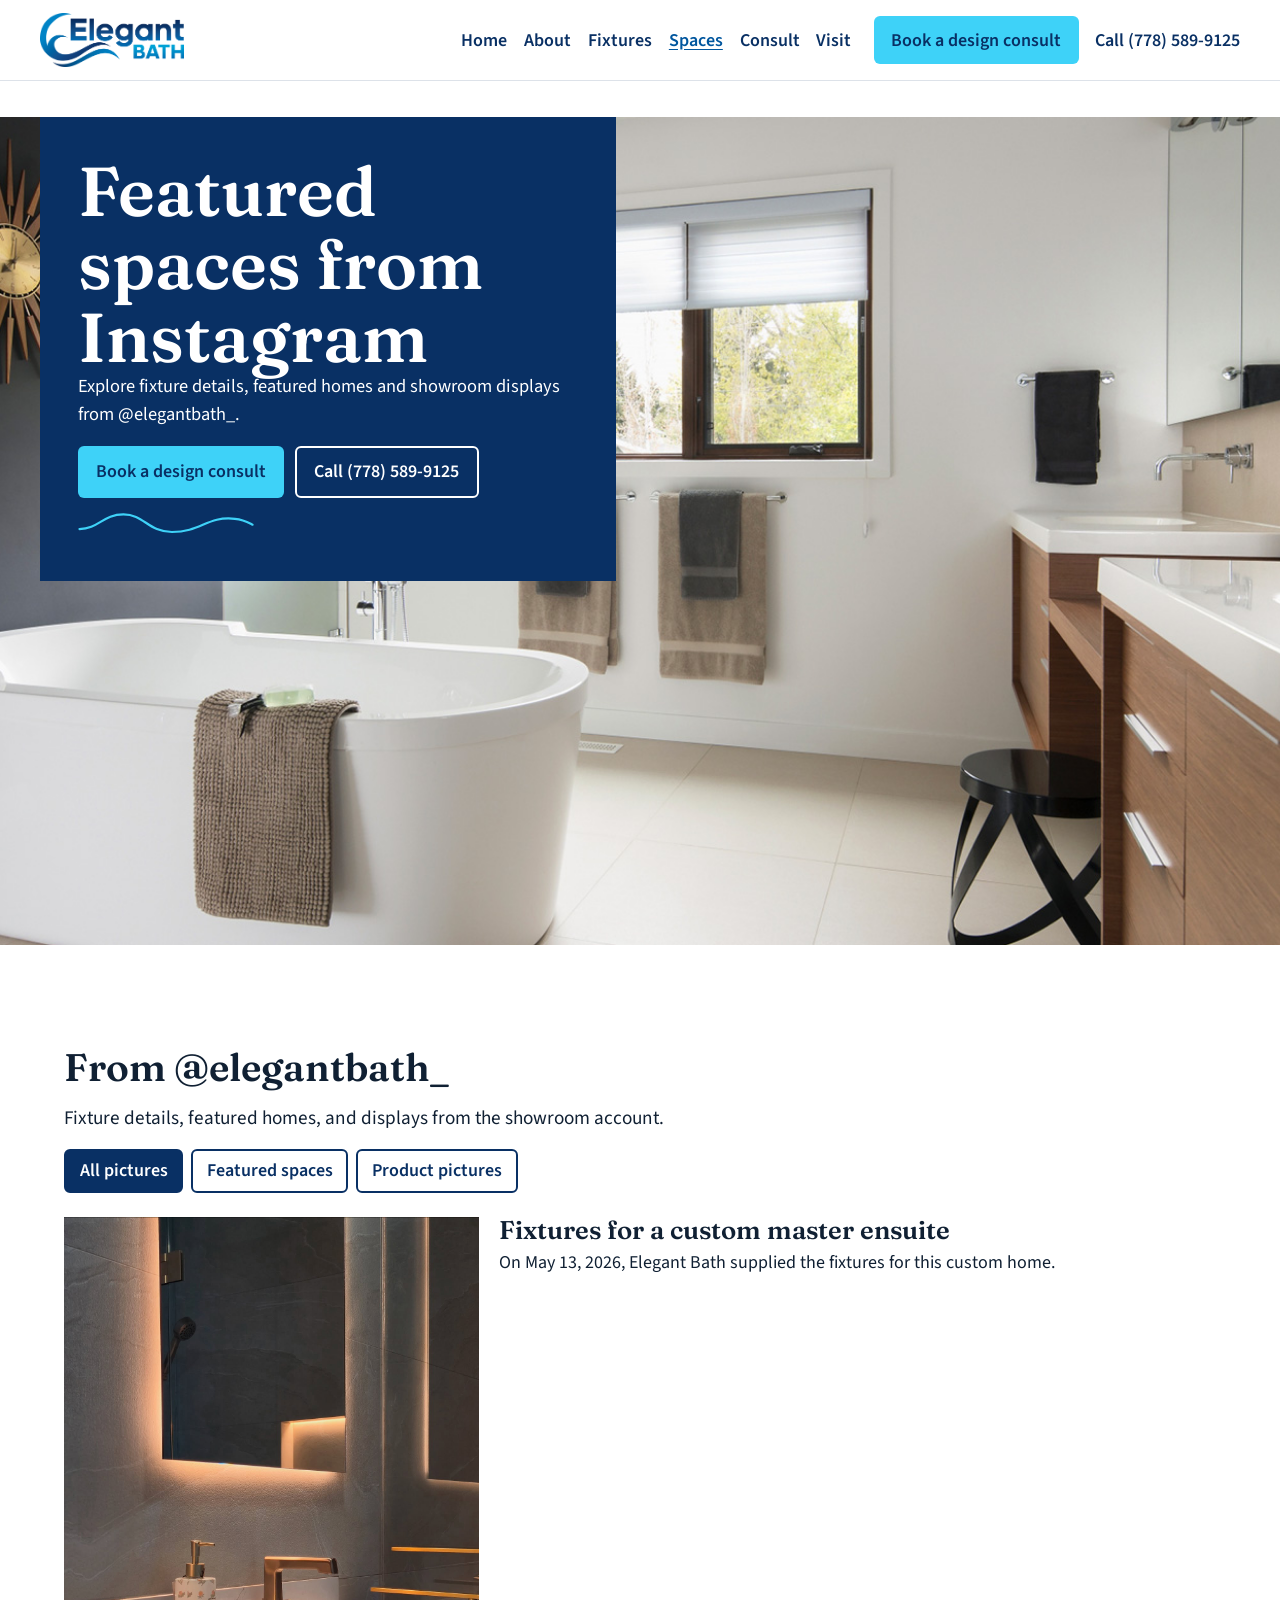
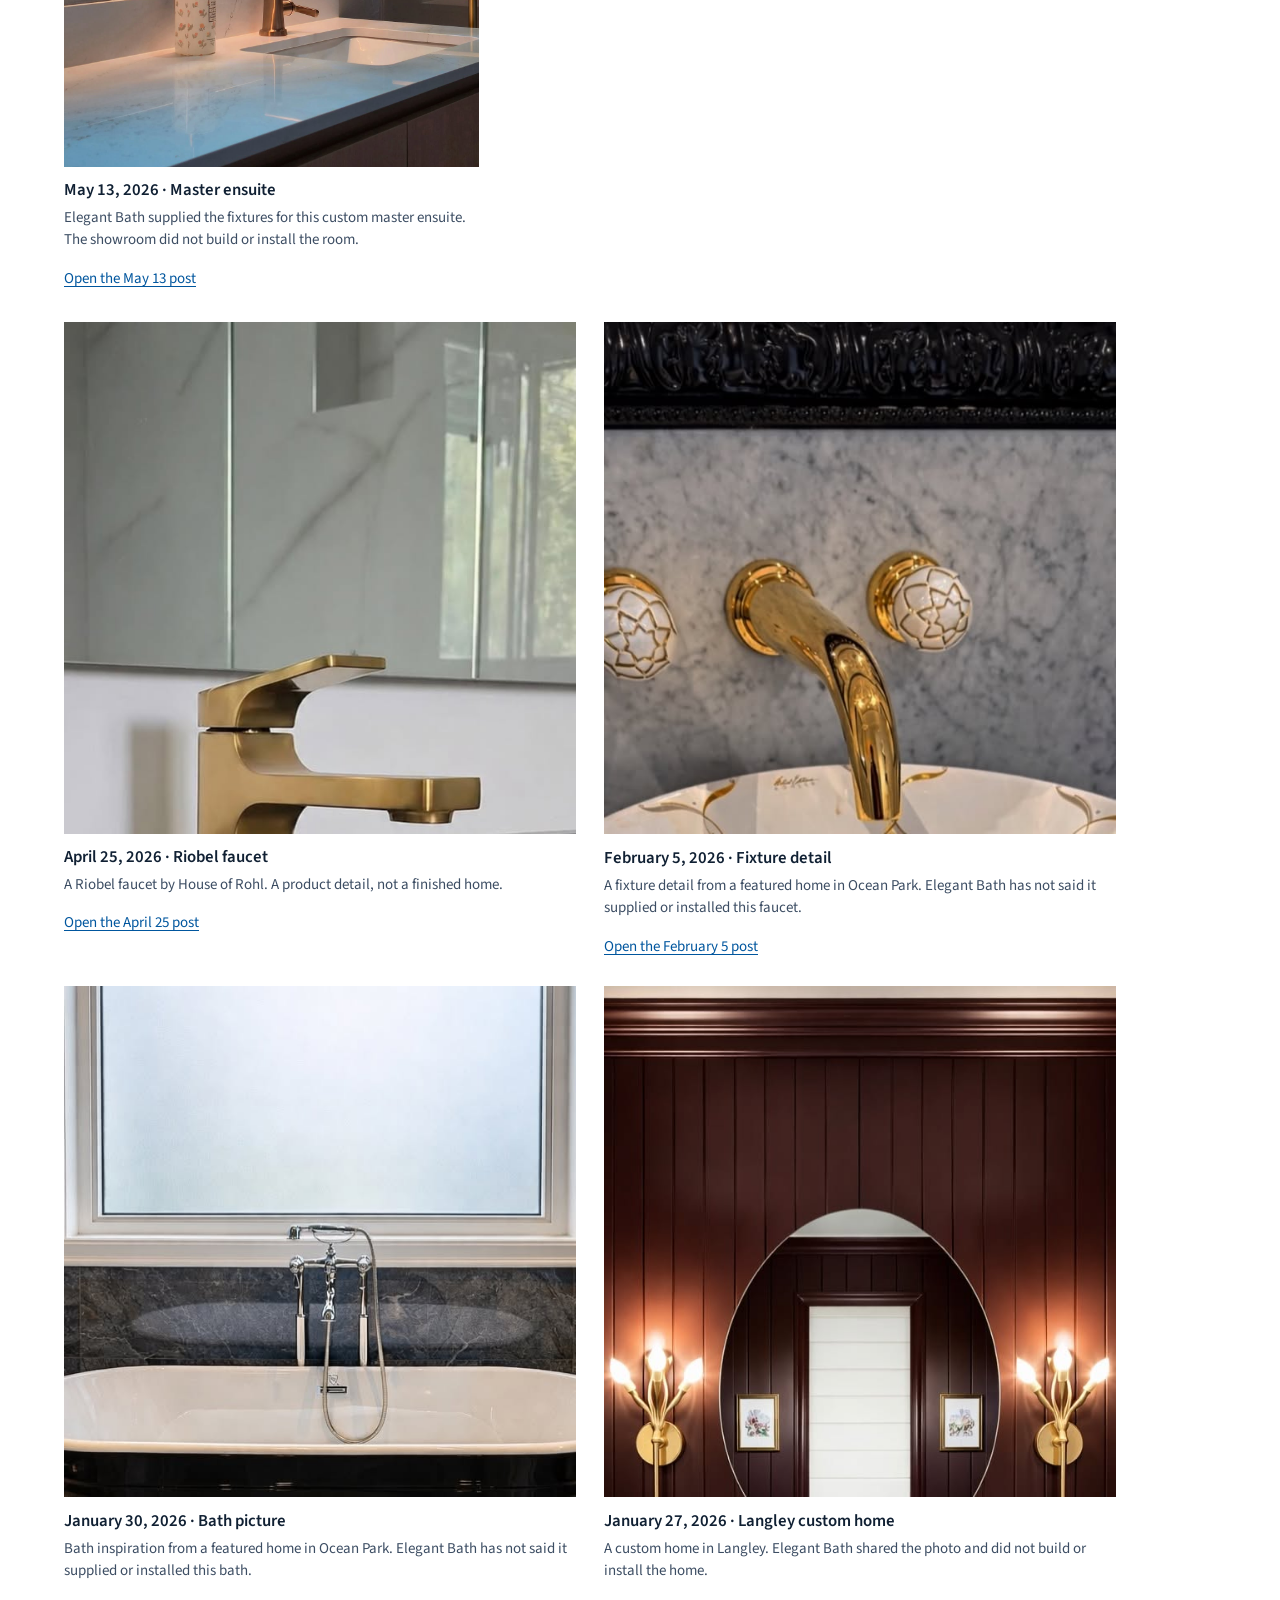
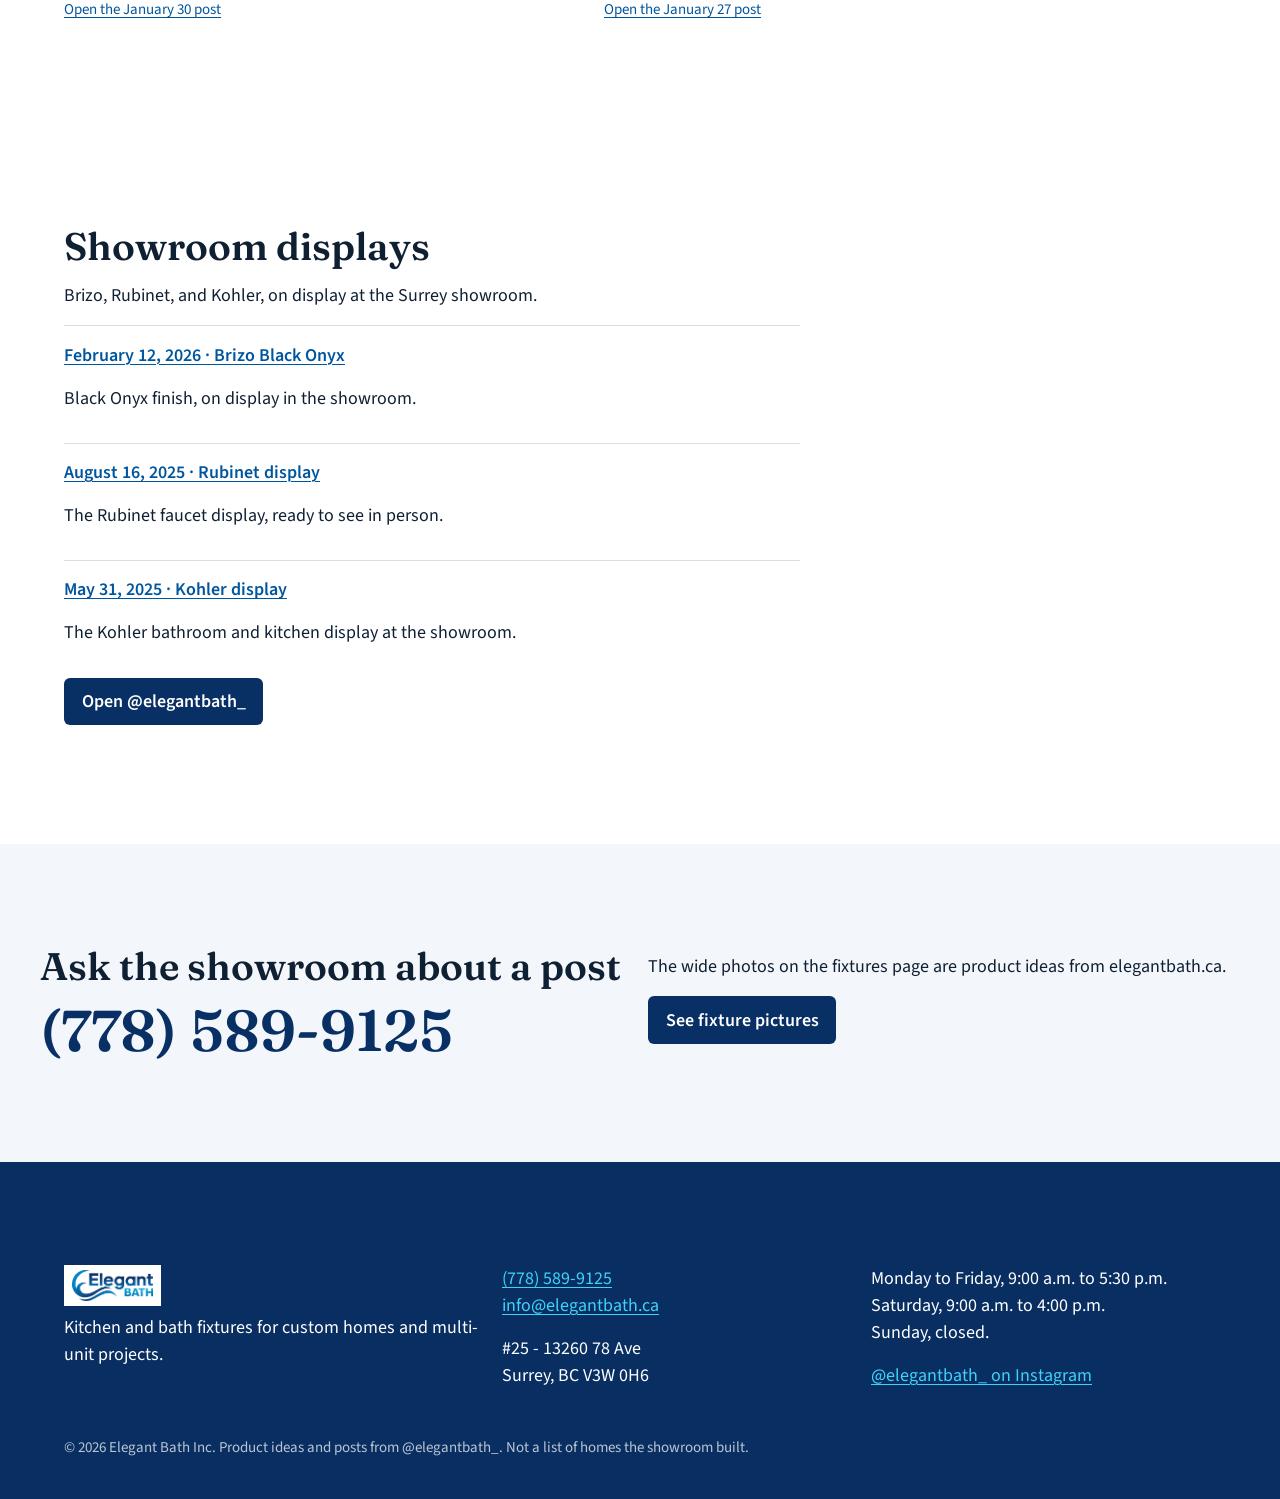
<file: portfolio.html>
<!DOCTYPE html>
<html lang="en">
<head>
  <meta charset="utf-8">
  <meta name="viewport" content="width=device-width, initial-scale=1">
  <meta name="robots" content="noindex">
  <meta name="theme-color" content="#ffffff">
  <title>Featured spaces from Instagram | Elegant Bath</title>
  <meta name="description" content="Fixture details, featured homes, and showroom displays from @elegantbath_ in Surrey.">
  <link rel="preload" href="assets/fonts/fraunces-latin-600.woff2" as="font" type="font/woff2" crossorigin>
  <link rel="stylesheet" href="tokens.css">
  <link rel="stylesheet" href="styles.css">
</head>
<body>
<a class="skip" href="#main">Skip to content</a>
<header class="site-header">
  <div class="header-bar">
    <a class="logo" href="index.html" translate="no"><img src="assets/images/logo.png" alt="Elegant Bath" width="335" height="125"></a>
    <nav class="nav-panel" id="nav-panel" aria-label="Primary">
      <ul class="nav-links">
        <li><a href="index.html">Home</a></li><li><a href="about.html">About</a></li><li><a href="products.html">Fixtures</a></li><li><a href="portfolio.html" aria-current="page">Spaces</a></li><li><a href="design.html">Consult</a></li><li><a href="contact.html">Visit</a></li>
      </ul>
      <a class="button nav-cta" href="design.html">Book a design consult</a>
    </nav>
    <div class="header-tools">
      <a class="header-call" href="tel:+17785899125">Call <span>(778) 589-9125</span></a>
      <button type="button" class="menu-toggle" aria-expanded="false" aria-controls="nav-panel">Menu</button>
    </div>
  </div>
</header>
<main id="main">
<section class="hero" id="hero" style="--photo-x: 42% center">
  <img class="hero-photo" src="assets/images/slide5.jpg" alt="Bright bathroom with a freestanding tub. Product picture from elegantbath.ca." width="1800" height="804" fetchpriority="high">
  <div class="hero-copy">
    <h1>Featured spaces from Instagram</h1>
    <p>Explore fixture details, featured homes and showroom displays from @elegantbath_.</p>
    <div class="actions">
      <a class="button" href="design.html">Book a design consult</a>
      <a class="button button-line" href="tel:+17785899125">Call (778) 589-9125</a>
    </div>
    <svg class="brand-wave" viewBox="0 0 240 48" aria-hidden="true"><path d="M2 32C28 32 34 12 62 12C90 12 96 36 128 36C168 36 176 14 214 18C226 19 234 24 238 26"/></svg>
  </div>
</section>

<section class="section">
  <div class="wrap" data-filter-group data-param="kind">
    <h2>From @elegantbath_</h2>
    <p class="lede">Fixture details, featured homes, and displays from the showroom account.</p>
    <div class="filters" role="group" aria-label="Filter Instagram pictures">
      <button type="button" class="filter" data-filter="all">All pictures</button>
      <button type="button" class="filter" data-filter="space">Featured spaces</button>
      <button type="button" class="filter" data-filter="product">Product pictures</button>
    </div>
    <div class="ig-lead">
      <figure class="ig-card w-415" data-kind="space">
  <button type="button" class="ig-open" data-full="assets/ig/master-ensuite-screenshot-crop.png" data-w="415" data-h="550" data-alt="Dark stone vanity and brass faucet in a master ensuite. Elegant Bath supplied the fixtures on May 13, 2026." data-caption="May 13, 2026. Fixtures supplied by Elegant Bath for a custom master ensuite. The showroom did not build the home." data-href="https://www.instagram.com/elegantbath_/p/DYTHq0PGs2h/" data-label="Open the May 13 post">
    <img src="assets/ig/master-ensuite-screenshot-crop.png" alt="Dark stone vanity and brass faucet in a master ensuite. Elegant Bath supplied the fixtures on May 13, 2026." width="415" height="550" loading="lazy">
  </button>
  <figcaption>
    <strong>May 13, 2026 · Master ensuite</strong>
    <p>Elegant Bath supplied the fixtures for this custom master ensuite. The showroom did not build or install the room.</p>
    <a href="https://www.instagram.com/elegantbath_/p/DYTHq0PGs2h/" target="_blank" rel="noopener noreferrer">Open the May 13 post</a>
  </figcaption>
</figure>

      <div class="ig-lead-copy" data-kind="space">
        <h3>Fixtures for a custom master ensuite</h3>
        <p>On May 13, 2026, Elegant Bath supplied the fixtures for this custom home.</p>
      </div>
    </div>
    <div class="ig-rest">
      <figure class="ig-card w-640" data-kind="product">
  <button type="button" class="ig-open" data-full="assets/ig/riobel-brass-faucet.jpg" data-w="640" data-h="639" data-alt="Brass Riobel faucet by House of Rohl, posted by Elegant Bath on April 25, 2026." data-caption="April 25, 2026. Riobel faucet by House of Rohl. A product detail, not a finished home." data-href="https://www.instagram.com/elegantbath_/p/DXkBo6IGsBE/" data-label="Open the April 25 post">
    <img src="assets/ig/riobel-brass-faucet.jpg" alt="Brass Riobel faucet by House of Rohl, posted by Elegant Bath on April 25, 2026." width="640" height="639" loading="lazy">
  </button>
  <figcaption>
    <strong>April 25, 2026 · Riobel faucet</strong>
    <p>A Riobel faucet by House of Rohl. A product detail, not a finished home.</p>
    <a href="https://www.instagram.com/elegantbath_/p/DXkBo6IGsBE/" target="_blank" rel="noopener noreferrer">Open the April 25 post</a>
  </figcaption>
</figure>

      <figure class="ig-card w-640" data-kind="space">
  <button type="button" class="ig-open" data-full="assets/ig/luxury-fixture-detail.jpg" data-w="640" data-h="640" data-alt="Gold wall-mounted faucet with patterned handles, posted by Elegant Bath on February 5, 2026." data-caption="February 5, 2026. A fixture detail from a featured home in Ocean Park. Not an Elegant Bath installation." data-href="https://www.instagram.com/elegantbath_/p/DUZLY3Qkm4T/" data-label="Open the February 5 post">
    <img src="assets/ig/luxury-fixture-detail.jpg" alt="Gold wall-mounted faucet with patterned handles, posted by Elegant Bath on February 5, 2026." width="640" height="640" loading="lazy">
  </button>
  <figcaption>
    <strong>February 5, 2026 · Fixture detail</strong>
    <p>A fixture detail from a featured home in Ocean Park. Elegant Bath has not said it supplied or installed this faucet.</p>
    <a href="https://www.instagram.com/elegantbath_/p/DUZLY3Qkm4T/" target="_blank" rel="noopener noreferrer">Open the February 5 post</a>
  </figcaption>
</figure>

      <figure class="ig-card w-615" data-kind="space">
  <button type="button" class="ig-open" data-full="assets/ig/custom-bath-inspiration.jpg" data-w="615" data-h="614" data-alt="Black tub and chrome filler under a window, posted by Elegant Bath on January 30, 2026." data-caption="January 30, 2026. Bath inspiration from a featured home in Ocean Park. Not an Elegant Bath installation." data-href="https://www.instagram.com/elegantbath_/p/DUKX2aMEXmc/" data-label="Open the January 30 post">
    <img src="assets/ig/custom-bath-inspiration.jpg" alt="Black tub and chrome filler under a window, posted by Elegant Bath on January 30, 2026." width="615" height="614" loading="lazy">
  </button>
  <figcaption>
    <strong>January 30, 2026 · Bath picture</strong>
    <p>Bath inspiration from a featured home in Ocean Park. Elegant Bath has not said it supplied or installed this bath.</p>
    <a href="https://www.instagram.com/elegantbath_/p/DUKX2aMEXmc/" target="_blank" rel="noopener noreferrer">Open the January 30 post</a>
  </figcaption>
</figure>

      <figure class="ig-card w-615" data-kind="space">
  <button type="button" class="ig-open" data-full="assets/ig/langley-custom-home.jpg" data-w="615" data-h="614" data-alt="Oval mirror and brass sconces on a dark paneled wall. Posted by Elegant Bath on January 27, 2026 as a Langley custom home." data-caption="January 27, 2026. A custom home in Langley. Elegant Bath did not build or install it." data-href="https://www.instagram.com/elegantbath_/p/DUBRB1QlOq1/" data-label="Open the January 27 post">
    <img src="assets/ig/langley-custom-home.jpg" alt="Oval mirror and brass sconces on a dark paneled wall. Posted by Elegant Bath on January 27, 2026 as a Langley custom home." width="615" height="614" loading="lazy">
  </button>
  <figcaption>
    <strong>January 27, 2026 · Langley custom home</strong>
    <p>A custom home in Langley. Elegant Bath shared the photo and did not build or install the home.</p>
    <a href="https://www.instagram.com/elegantbath_/p/DUBRB1QlOq1/" target="_blank" rel="noopener noreferrer">Open the January 27 post</a>
  </figcaption>
</figure>

    </div>
    <p class="filter-empty" hidden>No pictures in this group.</p>
  </div>
</section>
<section class="section">
  <div class="wrap">
    <h2>Showroom displays</h2>
    <p>Brizo, Rubinet, and Kohler, on display at the Surrey showroom.</p>
    <ul class="posts">
      <li><p><a href="https://www.instagram.com/elegantbath_/reel/DUr136nmKfK/" target="_blank" rel="noopener noreferrer">February 12, 2026 · Brizo Black Onyx</a></p><p>Black Onyx finish, on display in the showroom.</p></li>
      <li><p><a href="https://www.instagram.com/elegantbath_/reel/DNbt8r7yYpF/" target="_blank" rel="noopener noreferrer">August 16, 2025 · Rubinet display</a></p><p>The Rubinet faucet display, ready to see in person.</p></li>
      <li><p><a href="https://www.instagram.com/elegantbath_/p/DKVL2rVBq6g/" target="_blank" rel="noopener noreferrer">May 31, 2025 · Kohler display</a></p><p>The Kohler bathroom and kitchen display at the showroom.</p></li>
    </ul>
    <p><a class="button button-navy" href="https://www.instagram.com/elegantbath_/" target="_blank" rel="noopener noreferrer">Open @elegantbath_</a></p>
  </div>
</section>
<section class="section contact-band">
  <div>
    <h2>Ask the showroom about a post</h2>
    <p class="phone-display"><a href="tel:+17785899125">(778) 589-9125</a></p>
  </div>
  <div>
    <p>The wide photos on the fixtures page are product ideas from elegantbath.ca.</p>
    <p><a class="button button-navy" href="products.html">See fixture pictures</a></p>
  </div>
</section>
</main>
<footer class="site-footer">
  <div class="footer-grid">
    <div>
      <img class="footer-logo" src="assets/images/logo.png" alt="" width="335" height="125">
      <p>Kitchen and bath fixtures for custom homes and multi-unit projects.</p>
    </div>
    <div>
      <p><a href="tel:+17785899125">(778) 589-9125</a><br>
      <a href="mailto:info@elegantbath.ca">info@elegantbath.ca</a></p>
      <p>#25 - 13260 78 Ave<br>Surrey, BC V3W 0H6</p>
    </div>
    <div>
      <p>Monday to Friday, 9:00 a.m. to 5:30 p.m.<br>
      Saturday, 9:00 a.m. to 4:00 p.m.<br>
      Sunday, closed.</p>
      <p><a href="https://www.instagram.com/elegantbath_/" target="_blank" rel="noopener noreferrer">@elegantbath_ on Instagram</a></p>
    </div>
  </div>
  <p class="fine">© 2026 Elegant Bath Inc. Product ideas and posts from @elegantbath_. Not a list of homes the showroom built.</p>
</footer>
<dialog class="lightbox" aria-label="Picture">
  <div class="lightbox-bar">
    <div class="actions">
      <button type="button" class="button button-line" data-lightbox="prev">Previous</button>
      <button type="button" class="button button-line" data-lightbox="next">Next</button>
    </div>
    <button type="button" class="button" data-lightbox="close">Close</button>
  </div>
  <img alt="">
  <p class="lightbox-caption"></p>
  <p class="lightbox-caption"><a class="lightbox-source" href="" target="_blank" rel="noopener noreferrer">Open the source</a></p>
</dialog><script src="site.js"></script>
</body>
</html>
</file>
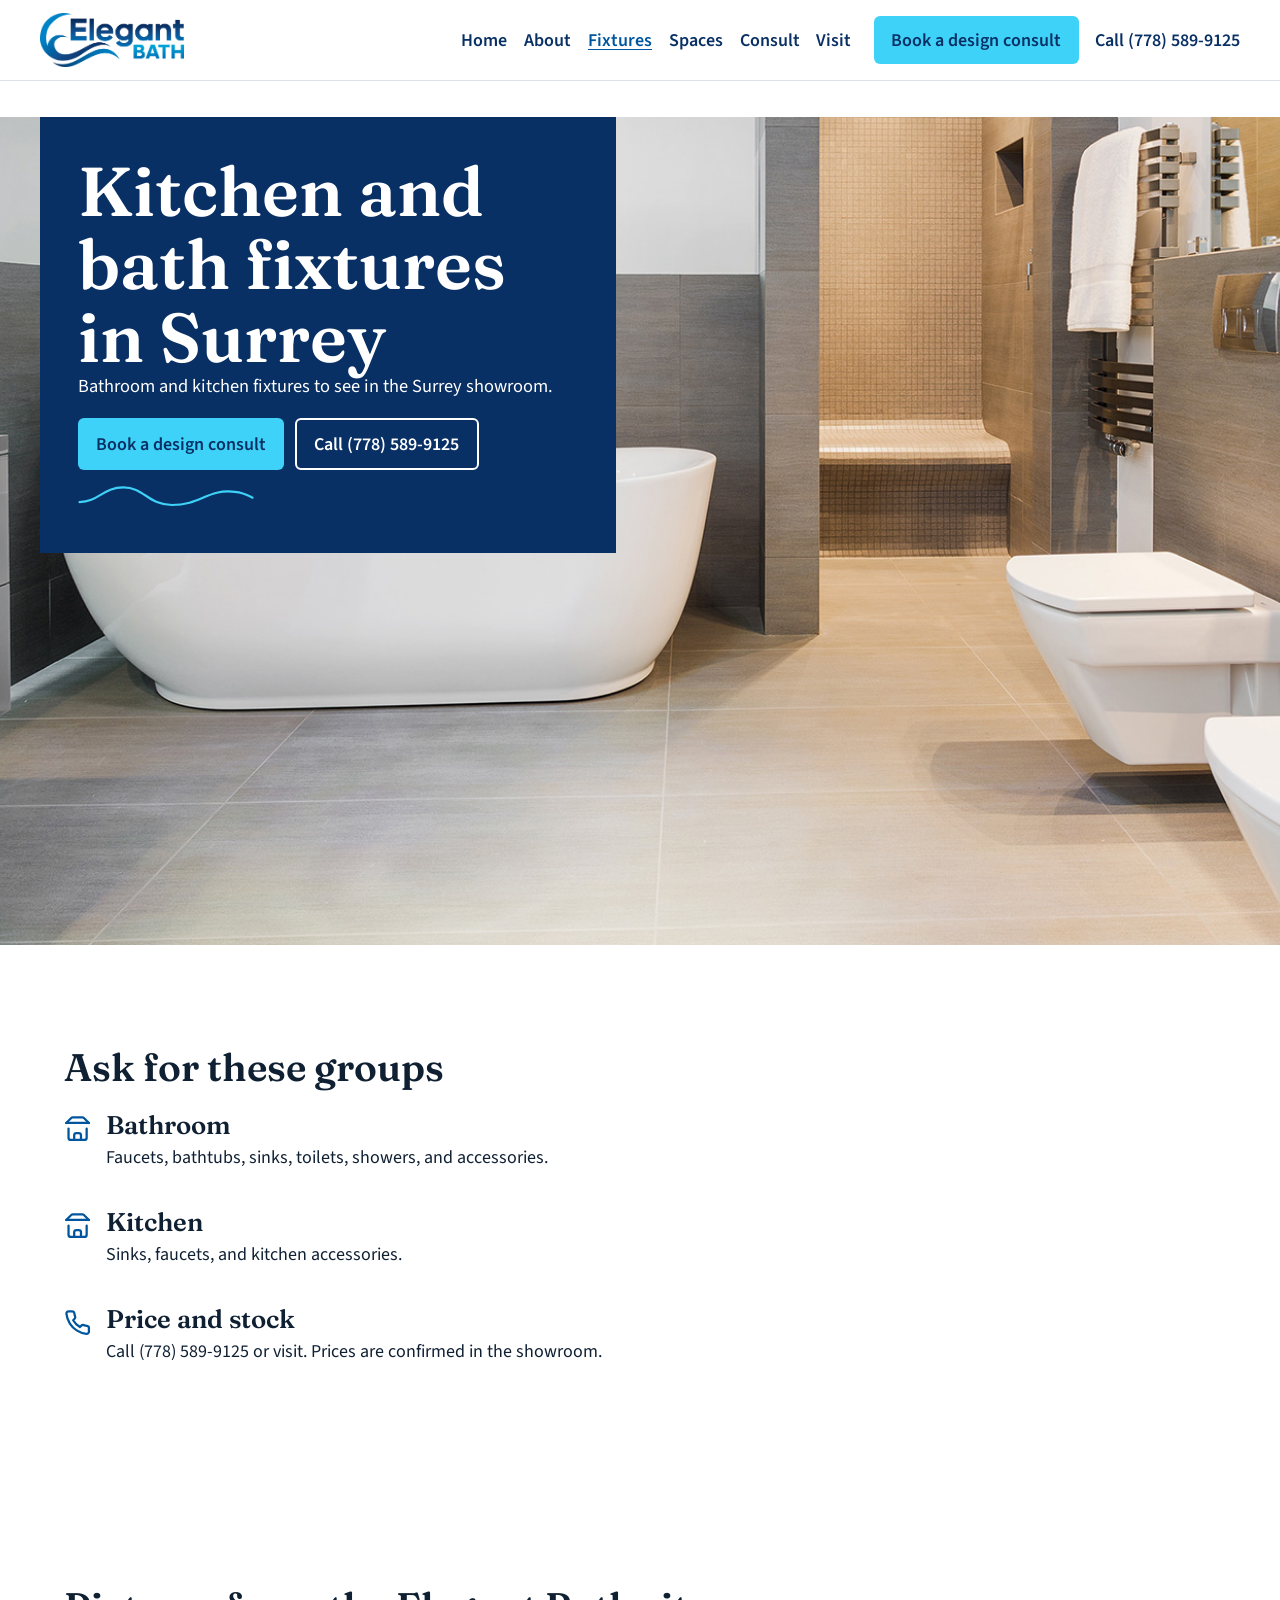
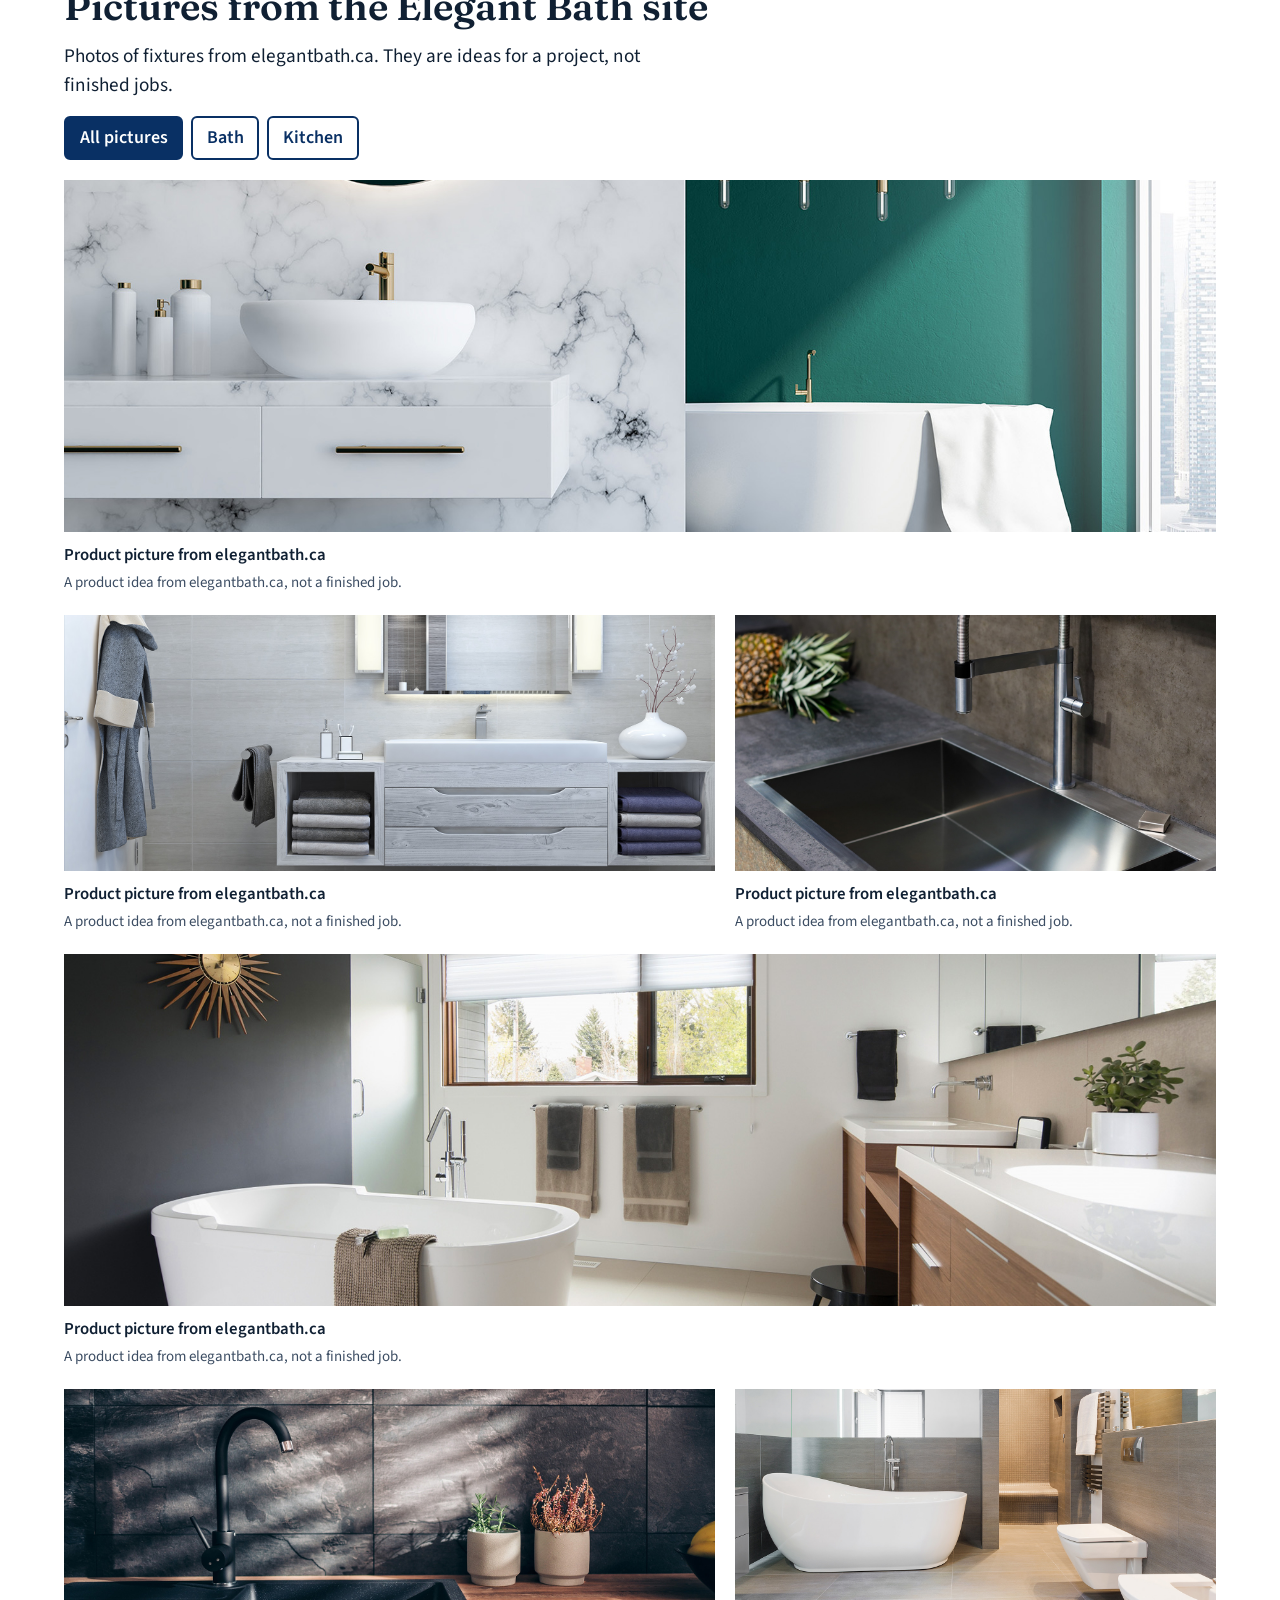
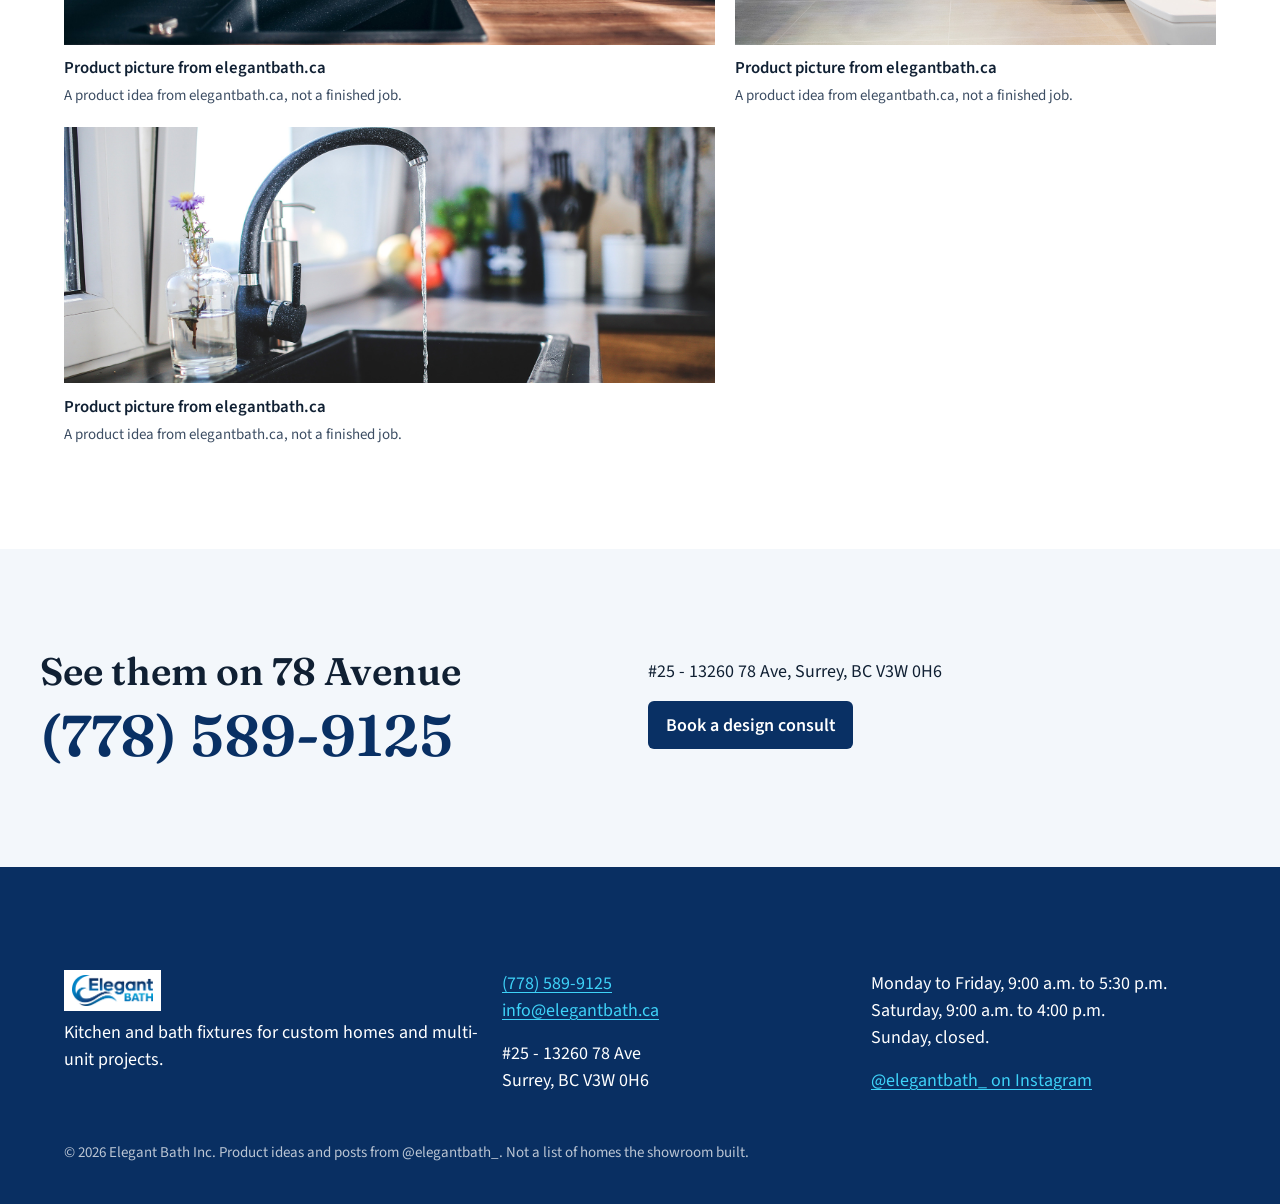
<file: products.html>
<!DOCTYPE html>
<html lang="en">
<head>
  <meta charset="utf-8">
  <meta name="viewport" content="width=device-width, initial-scale=1">
  <meta name="robots" content="noindex">
  <meta name="theme-color" content="#ffffff">
  <title>Fixtures at the Surrey showroom | Elegant Bath</title>
  <meta name="description" content="Bathroom and kitchen fixture groups at Elegant Bath in Surrey. Prices and stock are confirmed in the showroom.">
  <link rel="preload" href="assets/fonts/fraunces-latin-600.woff2" as="font" type="font/woff2" crossorigin>
  <link rel="stylesheet" href="tokens.css">
  <link rel="stylesheet" href="styles.css">
</head>
<body>
<a class="skip" href="#main">Skip to content</a>
<header class="site-header">
  <div class="header-bar">
    <a class="logo" href="index.html" translate="no"><img src="assets/images/logo.png" alt="Elegant Bath" width="335" height="125"></a>
    <nav class="nav-panel" id="nav-panel" aria-label="Primary">
      <ul class="nav-links">
        <li><a href="index.html">Home</a></li><li><a href="about.html">About</a></li><li><a href="products.html" aria-current="page">Fixtures</a></li><li><a href="portfolio.html">Spaces</a></li><li><a href="design.html">Consult</a></li><li><a href="contact.html">Visit</a></li>
      </ul>
      <a class="button nav-cta" href="design.html">Book a design consult</a>
    </nav>
    <div class="header-tools">
      <a class="header-call" href="tel:+17785899125">Call <span>(778) 589-9125</span></a>
      <button type="button" class="menu-toggle" aria-expanded="false" aria-controls="nav-panel">Menu</button>
    </div>
  </div>
</header>
<main id="main">
<section class="hero" id="hero" style="--photo-x: 32% center">
  <img class="hero-photo" src="assets/images/slide7.jpg" alt="Freestanding tub, wall-hung toilet, and shower. Product picture from elegantbath.ca." width="1800" height="804" fetchpriority="high">
  <div class="hero-copy">
    <h1>Kitchen and bath fixtures in Surrey</h1>
    <p>Bathroom and kitchen fixtures to see in the Surrey showroom.</p>
    <div class="actions">
      <a class="button" href="design.html">Book a design consult</a>
      <a class="button button-line" href="tel:+17785899125">Call (778) 589-9125</a>
    </div>
    <svg class="brand-wave" viewBox="0 0 240 48" aria-hidden="true"><path d="M2 32C28 32 34 12 62 12C90 12 96 36 128 36C168 36 176 14 214 18C226 19 234 24 238 26"/></svg>
  </div>
</section>

<section class="section" id="groups">
  <div class="wrap">
    <h2>Ask for these groups</h2>
    <ul class="services">
      <li id="bath"><svg class="icon" viewBox="0 0 24 24" aria-hidden="true"><path d="m2 7 4.41-4.41A2 2 0 0 1 7.83 2h8.34a2 2 0 0 1 1.42.59L22 7"/><path d="M4 12v8a2 2 0 0 0 2 2h12a2 2 0 0 0 2-2v-8"/><path d="M15 22v-4a2 2 0 0 0-2-2h-2a2 2 0 0 0-2 2v4"/><path d="M2 7h20"/></svg><div><h3>Bathroom</h3><p>Faucets, bathtubs, sinks, toilets, showers, and accessories.</p></div></li>
      <li id="kitchen"><svg class="icon" viewBox="0 0 24 24" aria-hidden="true"><path d="m2 7 4.41-4.41A2 2 0 0 1 7.83 2h8.34a2 2 0 0 1 1.42.59L22 7"/><path d="M4 12v8a2 2 0 0 0 2 2h12a2 2 0 0 0 2-2v-8"/><path d="M15 22v-4a2 2 0 0 0-2-2h-2a2 2 0 0 0-2 2v4"/><path d="M2 7h20"/></svg><div><h3>Kitchen</h3><p>Sinks, faucets, and kitchen accessories.</p></div></li>
      <li><svg class="icon" viewBox="0 0 24 24" aria-hidden="true"><path d="M22 16.92v3a2 2 0 0 1-2.18 2 19.79 19.79 0 0 1-8.63-3.07 19.5 19.5 0 0 1-6-6 19.79 19.79 0 0 1-3.07-8.67A2 2 0 0 1 4.11 2h3a2 2 0 0 1 2 1.72 12.84 12.84 0 0 0 .7 2.81 2 2 0 0 1-.45 2.11L8.09 9.91a16 16 0 0 0 6 6l1.27-1.27a2 2 0 0 1 2.11-.45 12.84 12.84 0 0 0 2.81.7A2 2 0 0 1 22 16.92z"/></svg><div><h3>Price and stock</h3><p>Call (778) 589-9125 or visit. Prices are confirmed in the showroom.</p></div></li>
    </ul>
  </div>
</section>
<section class="section" id="pictures">
  <div class="wrap" data-filter-group data-param="room">
    <h2>Pictures from the Elegant Bath site</h2>
    <p class="lede">Photos of fixtures from elegantbath.ca. They are ideas for a project, not finished jobs.</p>
    <div class="filters" role="group" aria-label="Filter product pictures">
      <button type="button" class="filter" data-filter="all">All pictures</button>
      <button type="button" class="filter" data-filter="bath">Bath</button>
      <button type="button" class="filter" data-filter="kitchen">Kitchen</button>
    </div>
    <div class="banner-grid">
      <figure class="wide" data-kind="bath">
  <button type="button" class="banner-open" data-full="assets/images/slide2.jpg" data-w="1800" data-h="804" data-alt="White vessel sink and a freestanding tub against a green wall." data-caption="A product idea from elegantbath.ca, not a finished job." data-href="https://www.elegantbath.ca/" data-label="See elegantbath.ca">
    <img src="assets/images/slide2.jpg" alt="White vessel sink and a freestanding tub against a green wall." width="1800" height="804" loading="lazy">
  </button>
  <figcaption><strong>Product picture from elegantbath.ca</strong>A product idea from elegantbath.ca, not a finished job.</figcaption>
</figure>

<figure class="" data-kind="bath">
  <button type="button" class="banner-open" data-full="assets/images/slide3.jpg" data-w="1800" data-h="804" data-alt="Floating light wood vanity with towels on open shelves." data-caption="A product idea from elegantbath.ca, not a finished job." data-href="https://www.elegantbath.ca/" data-label="See elegantbath.ca">
    <img src="assets/images/slide3.jpg" alt="Floating light wood vanity with towels on open shelves." width="1800" height="804" loading="lazy">
  </button>
  <figcaption><strong>Product picture from elegantbath.ca</strong>A product idea from elegantbath.ca, not a finished job.</figcaption>
</figure>

<figure class="" data-kind="kitchen">
  <button type="button" class="banner-open" data-full="assets/images/slide4.jpg" data-w="1800" data-h="804" data-alt="Stainless kitchen sink and a chrome pull-down faucet." data-caption="A product idea from elegantbath.ca, not a finished job." data-href="https://www.elegantbath.ca/" data-label="See elegantbath.ca">
    <img src="assets/images/slide4.jpg" alt="Stainless kitchen sink and a chrome pull-down faucet." width="1800" height="804" loading="lazy">
  </button>
  <figcaption><strong>Product picture from elegantbath.ca</strong>A product idea from elegantbath.ca, not a finished job.</figcaption>
</figure>

<figure class="wide" data-kind="bath">
  <button type="button" class="banner-open" data-full="assets/images/slide5.jpg" data-w="1800" data-h="804" data-alt="Freestanding tub, wood vanity, and a window in a bright bathroom." data-caption="A product idea from elegantbath.ca, not a finished job." data-href="https://www.elegantbath.ca/" data-label="See elegantbath.ca">
    <img src="assets/images/slide5.jpg" alt="Freestanding tub, wood vanity, and a window in a bright bathroom." width="1800" height="804" loading="lazy">
  </button>
  <figcaption><strong>Product picture from elegantbath.ca</strong>A product idea from elegantbath.ca, not a finished job.</figcaption>
</figure>

<figure class="" data-kind="kitchen">
  <button type="button" class="banner-open" data-full="assets/images/slide6.jpg" data-w="1800" data-h="804" data-alt="Matte black kitchen faucet on a dark stone backsplash." data-caption="A product idea from elegantbath.ca, not a finished job." data-href="https://www.elegantbath.ca/" data-label="See elegantbath.ca">
    <img src="assets/images/slide6.jpg" alt="Matte black kitchen faucet on a dark stone backsplash." width="1800" height="804" loading="lazy">
  </button>
  <figcaption><strong>Product picture from elegantbath.ca</strong>A product idea from elegantbath.ca, not a finished job.</figcaption>
</figure>

<figure class="" data-kind="bath">
  <button type="button" class="banner-open" data-full="assets/images/slide7.jpg" data-w="1800" data-h="804" data-alt="Freestanding tub, wall-hung toilet, and a walk-in shower." data-caption="A product idea from elegantbath.ca, not a finished job." data-href="https://www.elegantbath.ca/" data-label="See elegantbath.ca">
    <img src="assets/images/slide7.jpg" alt="Freestanding tub, wall-hung toilet, and a walk-in shower." width="1800" height="804" loading="lazy">
  </button>
  <figcaption><strong>Product picture from elegantbath.ca</strong>A product idea from elegantbath.ca, not a finished job.</figcaption>
</figure>

<figure class="" data-kind="kitchen">
  <button type="button" class="banner-open" data-full="assets/images/slide8.jpg" data-w="1800" data-h="804" data-alt="Black kitchen faucet running into a dark sink." data-caption="A product idea from elegantbath.ca, not a finished job." data-href="https://www.elegantbath.ca/" data-label="See elegantbath.ca">
    <img src="assets/images/slide8.jpg" alt="Black kitchen faucet running into a dark sink." width="1800" height="804" loading="lazy">
  </button>
  <figcaption><strong>Product picture from elegantbath.ca</strong>A product idea from elegantbath.ca, not a finished job.</figcaption>
</figure>

    </div>
    <p class="filter-empty" hidden>No pictures in this group.</p>
  </div>
</section>
<section class="section contact-band">
  <div>
    <h2>See them on 78 Avenue</h2>
    <p class="phone-display"><a href="tel:+17785899125">(778) 589-9125</a></p>
  </div>
  <div>
    <p>#25 - 13260 78 Ave, Surrey, BC V3W 0H6</p>
    <p><a class="button button-navy" href="design.html">Book a design consult</a></p>
  </div>
</section>
</main>
<footer class="site-footer">
  <div class="footer-grid">
    <div>
      <img class="footer-logo" src="assets/images/logo.png" alt="" width="335" height="125">
      <p>Kitchen and bath fixtures for custom homes and multi-unit projects.</p>
    </div>
    <div>
      <p><a href="tel:+17785899125">(778) 589-9125</a><br>
      <a href="mailto:info@elegantbath.ca">info@elegantbath.ca</a></p>
      <p>#25 - 13260 78 Ave<br>Surrey, BC V3W 0H6</p>
    </div>
    <div>
      <p>Monday to Friday, 9:00 a.m. to 5:30 p.m.<br>
      Saturday, 9:00 a.m. to 4:00 p.m.<br>
      Sunday, closed.</p>
      <p><a href="https://www.instagram.com/elegantbath_/" target="_blank" rel="noopener noreferrer">@elegantbath_ on Instagram</a></p>
    </div>
  </div>
  <p class="fine">© 2026 Elegant Bath Inc. Product ideas and posts from @elegantbath_. Not a list of homes the showroom built.</p>
</footer>
<dialog class="lightbox" aria-label="Picture">
  <div class="lightbox-bar">
    <div class="actions">
      <button type="button" class="button button-line" data-lightbox="prev">Previous</button>
      <button type="button" class="button button-line" data-lightbox="next">Next</button>
    </div>
    <button type="button" class="button" data-lightbox="close">Close</button>
  </div>
  <img alt="">
  <p class="lightbox-caption"></p>
  <p class="lightbox-caption"><a class="lightbox-source" href="" target="_blank" rel="noopener noreferrer">Open the source</a></p>
</dialog><script src="site.js"></script>
</body>
</html>
</file>
<file: tokens.css>
/* Elegant Bath tokens. Hex lives only in this file and DESIGN.md. */
:root {
  --brand-9: #093064;
  --brand-11: #092f62;
  --brand-7: #00569e;
  --accent-9: #3ed2f8;
  --accent-ink: #093064;
  --neutral-1: #ffffff;
  --neutral-2: #f3f7fb;
  --neutral-12: #102033;
  --neutral-11: #3c4d63;
  --semantic-danger: #9f1239;
  --semantic-success: #0f5132;
  --shadow-rest: 0 12px 28px rgba(9, 48, 100, 0.12);
  --shadow-overlay: 0 18px 40px rgba(9, 48, 100, 0.28);
  --font-display: "Fraunces", "Iowan Old Style", Palatino, "Palatino Linotype", serif;
  --font-body: "Source Sans 3", "Segoe UI", sans-serif;
  --size-display: clamp(2.6rem, 5.4vw, 4.6rem);
  --size-heading: clamp(1.8rem, 3vw, 2.6rem);
  --size-body: 1.125rem;
  --size-small: 0.9375rem;
  --space-sm: 0.5rem;
  --space-md: 1rem;
  --space-lg: 2rem;
  --space-xl: clamp(4rem, 8vw, 7rem);
  --gutter: clamp(1.1rem, 4vw, 2.5rem);
  --radius-control: 6px;
  --measure: 62ch;
  --header-h: 5rem;
}
</file>
<file: styles.css>
@font-face {
  font-family: "Fraunces";
  src: url("assets/fonts/fraunces-latin-600.woff2") format("woff2");
  font-weight: 600;
  font-style: normal;
  font-display: swap;
}

@font-face {
  font-family: "Source Sans 3";
  src: url("assets/fonts/source-sans-3-latin-400.woff2") format("woff2");
  font-weight: 400;
  font-style: normal;
  font-display: swap;
}

@font-face {
  font-family: "Source Sans 3";
  src: url("assets/fonts/source-sans-3-latin-600.woff2") format("woff2");
  font-weight: 600;
  font-style: normal;
  font-display: swap;
}

*,
*::before,
*::after {
  box-sizing: border-box;
}

html {
  scroll-behavior: smooth;
}

body {
  margin: 0;
  background: var(--neutral-1);
  color: var(--neutral-12);
  font-family: var(--font-body);
  font-size: var(--size-body);
  line-height: 1.5;
  text-rendering: optimizeLegibility;
}

img {
  max-width: 100%;
}

h1,
h2,
h3 {
  font-family: var(--font-display);
  font-weight: 600;
  line-height: 1.05;
  text-wrap: balance;
  scroll-margin-top: 6rem;
}

h1 {
  margin: 0;
  font-size: var(--size-display);
}

h2 {
  margin: 0 0 var(--space-md);
  font-size: var(--size-heading);
}

h3 {
  margin: 0 0 0.35rem;
  font-size: clamp(1.35rem, 2vw, 1.7rem);
}

p {
  margin: 0 0 1rem;
}

a {
  color: var(--brand-7);
  text-decoration-thickness: 1px;
  text-underline-offset: 0.18em;
}

a:hover {
  color: var(--brand-9);
}

:focus-visible {
  outline: 3px solid var(--brand-9);
  outline-offset: 3px;
}

.hero :focus-visible,
.proof :focus-visible,
.site-footer :focus-visible,
.button-line:focus-visible {
  outline-color: var(--accent-9);
}

.button,
.menu-toggle,
.filter,
.ig-open,
.banner-open {
  touch-action: manipulation;
}

.skip {
  position: absolute;
  left: var(--gutter);
  top: 0.5rem;
  transform: translateY(-150%);
  background: var(--accent-9);
  color: var(--accent-ink);
  padding: 0.55rem 0.9rem;
  z-index: 40;
  text-decoration: none;
  font-weight: 600;
}

.skip:focus {
  transform: none;
}

.site-header {
  position: sticky;
  top: 0;
  z-index: 30;
  background: var(--neutral-1);
  border-bottom: 1px solid color-mix(in srgb, var(--brand-9) 14%, white);
}

.header-bar {
  position: relative;
  display: flex;
  align-items: center;
  justify-content: space-between;
  gap: 1rem;
  min-height: var(--header-h);
  padding: 0.65rem var(--gutter);
  max-width: 80rem;
  margin: 0 auto;
}

.logo {
  display: flex;
  align-items: center;
  text-decoration: none;
}

.logo img {
  display: block;
  height: 2.7rem;
  width: auto;
}

.header-tools {
  display: flex;
  align-items: center;
  gap: 0.6rem;
}

.header-call {
  color: var(--brand-9);
  font-weight: 600;
  text-decoration: none;
  white-space: nowrap;
}

.menu-toggle {
  min-width: 2.75rem;
  min-height: 2.75rem;
  padding: 0 0.85rem;
  border-radius: var(--radius-control);
  border-width: 2px;
  border-style: solid;
  border-color: var(--brand-9);
  background: var(--neutral-1);
  color: var(--brand-9);
  font: inherit;
  font-weight: 600;
}

.nav-panel {
  display: none;
}

.nav-links {
  display: flex;
  flex-direction: column;
  gap: 0.15rem;
  margin: 0;
  padding: 0;
  list-style: none;
}

.nav-links a {
  display: block;
  padding: 0.7rem 0;
  color: var(--brand-9);
  text-decoration: none;
  font-weight: 600;
}

.nav-links a[aria-current="page"] {
  color: var(--brand-7);
  text-decoration: underline;
}

.nav-cta {
  display: inline-flex;
}

.button {
  display: inline-flex;
  align-items: center;
  justify-content: center;
  gap: 0.45rem;
  min-height: 2.75rem;
  padding: 0.65rem 1.1rem;
  border: 0;
  border-radius: var(--radius-control);
  background: var(--accent-9);
  color: var(--accent-ink);
  font: inherit;
  font-weight: 600;
  text-decoration: none;
  cursor: pointer;
  transition: background-color 160ms ease-out, color 160ms ease-out;
}

.button:hover {
  background: color-mix(in srgb, var(--accent-9) 78%, white);
  color: var(--accent-ink);
}

.button-line {
  background: transparent;
  color: var(--neutral-1);
  border-width: 2px;
  border-style: solid;
  border-color: var(--neutral-1);
}

.button-line:hover {
  background: color-mix(in srgb, var(--neutral-1) 14%, transparent);
  color: var(--neutral-1);
}

.button-navy {
  background: var(--brand-9);
  color: var(--neutral-1);
}

.button-navy:hover {
  background: var(--brand-7);
  color: var(--neutral-1);
}

.hero {
  position: relative;
  min-height: min(92svh, 56rem);
  background: var(--brand-9);
  color: var(--neutral-1);
  overflow: clip;
}

.hero-photo {
  position: absolute;
  inset: 0;
  width: 100%;
  height: 100%;
  object-fit: cover;
  object-position: var(--photo-x, 70% center);
}

.hero-copy {
  position: relative;
  z-index: 1;
  max-width: 36rem;
  margin: clamp(1rem, 3vw, 2.25rem) var(--gutter) 0;
  padding: clamp(1.35rem, 3vw, 2.4rem);
  background: var(--brand-9);
}

.hero-copy p {
  max-width: 36rem;
  font-size: 1.15rem;
}

.hero-copy a:not(.button) {
  color: var(--accent-9);
}

.brand-wave {
  display: block;
  width: 11rem;
  height: 2.4rem;
  margin-top: 0.4rem;
  color: var(--accent-9);
}

.brand-wave path {
  fill: none;
  stroke: currentColor;
  stroke-width: 3;
  stroke-linecap: round;
  stroke-dasharray: 320;
  animation: wave-draw 900ms ease-out both;
}

@keyframes wave-draw {
  from { stroke-dashoffset: 320; }
  to { stroke-dashoffset: 0; }
}

.actions {
  display: flex;
  flex-wrap: wrap;
  gap: 0.7rem;
  margin-top: 1.1rem;
}

.section {
  padding: var(--space-xl) var(--gutter);
}

.wrap {
  max-width: 72rem;
  margin: 0 auto;
}

.lede {
  max-width: var(--measure);
  font-size: 1.2rem;
}

.split {
  display: grid;
  background: var(--neutral-2);
}

.split img {
  width: 100%;
  height: 100%;
  min-height: 18rem;
  object-fit: cover;
}

.split-copy {
  padding: var(--space-xl) var(--gutter);
  max-width: 40rem;
}

.services {
  list-style: none;
  margin: 1.5rem 0 0;
  padding: 0;
  display: flex;
  flex-direction: column;
  gap: 1.35rem;
  max-width: 44rem;
}

.services li {
  display: grid;
  grid-template-columns: auto 1fr;
  gap: 0.9rem;
  align-items: start;
}

.icon {
  width: 1.7rem;
  height: 1.7rem;
  margin-top: 0.2rem;
  stroke: currentColor;
  fill: none;
  stroke-width: 2;
  stroke-linecap: round;
  stroke-linejoin: round;
  color: var(--brand-7);
}

.ig-lead {
  display: grid;
  gap: 1.25rem;
  align-items: start;
  margin-top: 1.5rem;
}

.ig-lead-copy {
  max-width: 38rem;
}

.ig-rest {
  display: grid;
  grid-template-columns: minmax(0, 1fr);
  gap: 1.75rem;
  margin-top: 2rem;
  justify-content: start;
}

.ig-card {
  margin: 0;
  max-width: 100%;
}

.ig-card.w-415 { max-width: 415px; }
.ig-card.w-615 { max-width: 615px; }
.ig-card.w-640 { max-width: 640px; }

.ig-open,
.banner-open {
  display: block;
  width: 100%;
  padding: 0;
  border: 0;
  background: transparent;
  cursor: pointer;
}

.ig-open img,
.banner-open img {
  display: block;
  width: 100%;
  height: auto;
}

.ig-card figcaption,
.banner-grid figcaption {
  padding-top: 0.7rem;
  color: var(--neutral-11);
  font-size: var(--size-small);
}

.ig-card figcaption strong,
.banner-grid figcaption strong {
  display: block;
  color: var(--neutral-12);
  font-size: 1.05rem;
  margin-bottom: 0.25rem;
}

.proof {
  display: grid;
  gap: 1rem;
  background: var(--brand-11);
  color: var(--neutral-1);
}

.proof .wrap {
  display: contents;
}

.proof a {
  color: var(--accent-9);
}

.proof-time {
  margin: 0;
  font-family: var(--font-display);
  font-size: var(--size-display);
  line-height: 0.92;
  color: var(--accent-9);
}

.proof-time span {
  display: block;
  font-family: var(--font-body);
  font-size: var(--size-body);
  color: var(--neutral-1);
}

.area {
  display: grid;
  gap: 1.5rem;
  align-items: center;
}

.area img {
  width: 100%;
  height: 100%;
  min-height: 16rem;
  object-fit: cover;
}

.city-list {
  display: flex;
  flex-wrap: wrap;
  gap: 0.45rem 0.7rem;
  margin: 0;
  padding: 0;
  list-style: none;
  max-width: 40rem;
}

.city-list li {
  background: var(--neutral-2);
  padding: 0.35rem 0.7rem;
}

.contact-band {
  display: grid;
  gap: 1rem;
  background: var(--neutral-2);
}

.phone-display {
  margin: 0;
  font-family: var(--font-display);
  font-size: clamp(2.2rem, 5vw, 3.6rem);
  line-height: 1;
}

.phone-display a {
  color: var(--brand-9);
  text-decoration: none;
}

.site-footer {
  background: var(--brand-11);
  color: var(--neutral-1);
  padding: var(--space-xl) var(--gutter) 2.5rem;
}

.site-footer a {
  color: var(--accent-9);
}

.footer-grid {
  max-width: 72rem;
  margin: 0 auto;
  display: grid;
  gap: 1.5rem;
}

.footer-logo {
  height: 2.6rem;
  width: auto;
  background: var(--neutral-1);
  padding: 0.35rem 0.5rem;
}

.fine {
  max-width: 72rem;
  margin: 2rem auto 0;
  color: color-mix(in srgb, var(--neutral-1) 72%, transparent);
  font-size: var(--size-small);
}

.filters {
  display: flex;
  flex-wrap: wrap;
  gap: 0.5rem;
  margin: 1rem 0 1.25rem;
}

.filter {
  min-height: 2.75rem;
  padding: 0.4rem 0.85rem;
  border-radius: var(--radius-control);
  border-width: 2px;
  border-style: solid;
  border-color: var(--brand-9);
  background: transparent;
  color: var(--brand-9);
  font: inherit;
  font-weight: 600;
  cursor: pointer;
}

.filter[aria-pressed="true"] {
  background: var(--brand-9);
  color: var(--neutral-1);
}

.banner-grid {
  display: grid;
  gap: 1.25rem;
}

.banner-grid figure {
  margin: 0;
}

.banner-grid img {
  width: 100%;
  height: 16rem;
  object-fit: cover;
}

.banner-grid .wide img {
  height: 22rem;
}

.posts {
  list-style: none;
  margin: 1rem 0 0;
  padding: 0;
  max-width: 46rem;
}

.posts li {
  padding: 0.95rem 0;
  border-top: 1px solid color-mix(in srgb, var(--brand-9) 16%, white);
}

.posts a {
  font-weight: 600;
}

.form-card {
  max-width: 38rem;
  background: var(--neutral-2);
  padding: clamp(1.2rem, 3vw, 2rem);
}

.field {
  display: flex;
  flex-direction: column;
  gap: 0.35rem;
  margin-bottom: 1rem;
}

.field label {
  font-weight: 600;
}

input,
select,
textarea {
  font: inherit;
  color: var(--neutral-12);
  background: var(--neutral-1);
  border-width: 2px;
  border-style: solid;
  border-color: color-mix(in srgb, var(--brand-9) 35%, white);
  border-radius: var(--radius-control);
  padding: 0.7rem 0.75rem;
  width: 100%;
}

textarea {
  min-height: 8rem;
  resize: vertical;
}

.error {
  color: var(--semantic-danger);
  font-size: var(--size-small);
  min-height: 1.2em;
}

.status {
  min-height: 1.5em;
  font-weight: 600;
}

.note {
  font-size: var(--size-small);
  color: var(--neutral-11);
  max-width: var(--measure);
}

.lightbox {
  border: 0;
  padding: 0;
  background: var(--brand-11);
  color: var(--neutral-1);
  width: min(100% - 1.5rem, 70rem);
}

.lightbox::backdrop {
  background: color-mix(in srgb, var(--brand-11) 82%, transparent);
}

.lightbox-bar {
  display: flex;
  flex-wrap: wrap;
  gap: 0.5rem;
  justify-content: space-between;
  padding: 0.75rem;
}

.lightbox img {
  display: block;
  width: auto;
  height: auto;
  max-height: 72vh;
  margin: 0 auto;
  background: var(--brand-9);
}

.lightbox-caption {
  margin: 0;
  padding: 0 0.9rem 1rem;
  max-width: 46rem;
}

[hidden] {
  display: none !important;
}

@media (min-width: 720px) {
  .logo img { height: 3.35rem; }
  .split { grid-template-columns: 1.05fr 0.95fr; }
  .split img { min-height: 100%; }
  .ig-lead { grid-template-columns: minmax(0, 415px) minmax(0, 1fr); }
  .ig-rest { grid-template-columns: repeat(2, minmax(0, 32rem)); }
  .proof { grid-template-columns: auto 1fr; align-items: end; gap: 2rem; }
  .area { grid-template-columns: 0.9fr 1.1fr; }
  .contact-band { grid-template-columns: 1fr 1fr; align-items: end; }
  .footer-grid { grid-template-columns: 1.2fr 1fr 1fr; }
  .banner-grid { grid-template-columns: 1.15fr 0.85fr; }
  .banner-grid .wide { grid-column: 1 / -1; }
}

@media (min-width: 960px) {
  .menu-toggle { display: none; }
  .nav-panel {
    display: flex;
    align-items: center;
    gap: 1.4rem;
    margin-left: auto;
  }
  .nav-links {
    flex-direction: row;
    align-items: center;
    gap: 1.05rem;
  }
  .nav-links a { padding: 0.3rem 0; }
}

@media (max-width: 959px) {
  .nav-panel {
    position: absolute;
    top: 100%;
    left: 0;
    right: 0;
    background: var(--neutral-1);
    padding: 0.4rem var(--gutter) 1rem;
    box-shadow: var(--shadow-overlay);
  }
  .nav-panel.is-open { display: flex; flex-direction: column; }
  .header-call span { position: absolute; width: 1px; height: 1px; overflow: hidden; clip: rect(0 0 0 0); }
}

@media (prefers-reduced-motion: reduce) {
  html { scroll-behavior: auto; }
  .brand-wave path {
    animation: none;
    stroke-dashoffset: 0;
  }
  .button,
  .filter {
    transition: none;
  }
}
</file>
